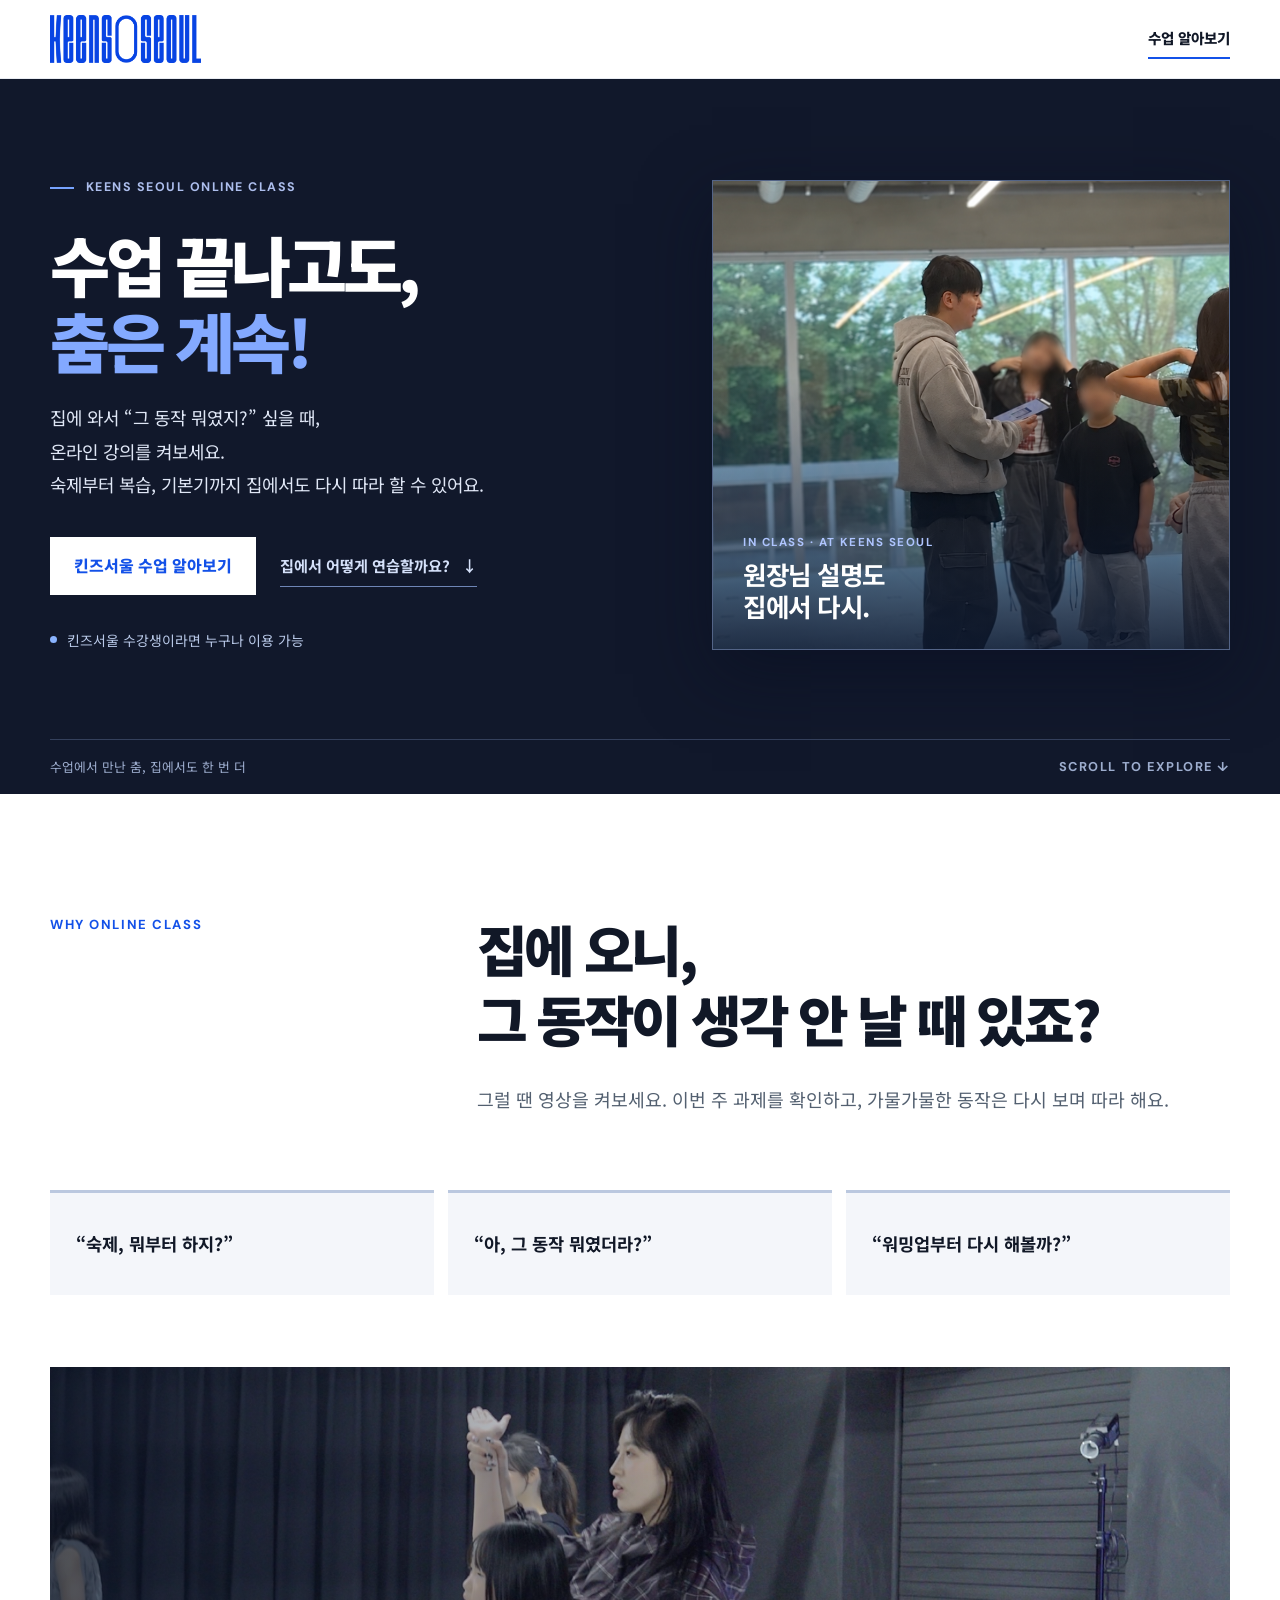
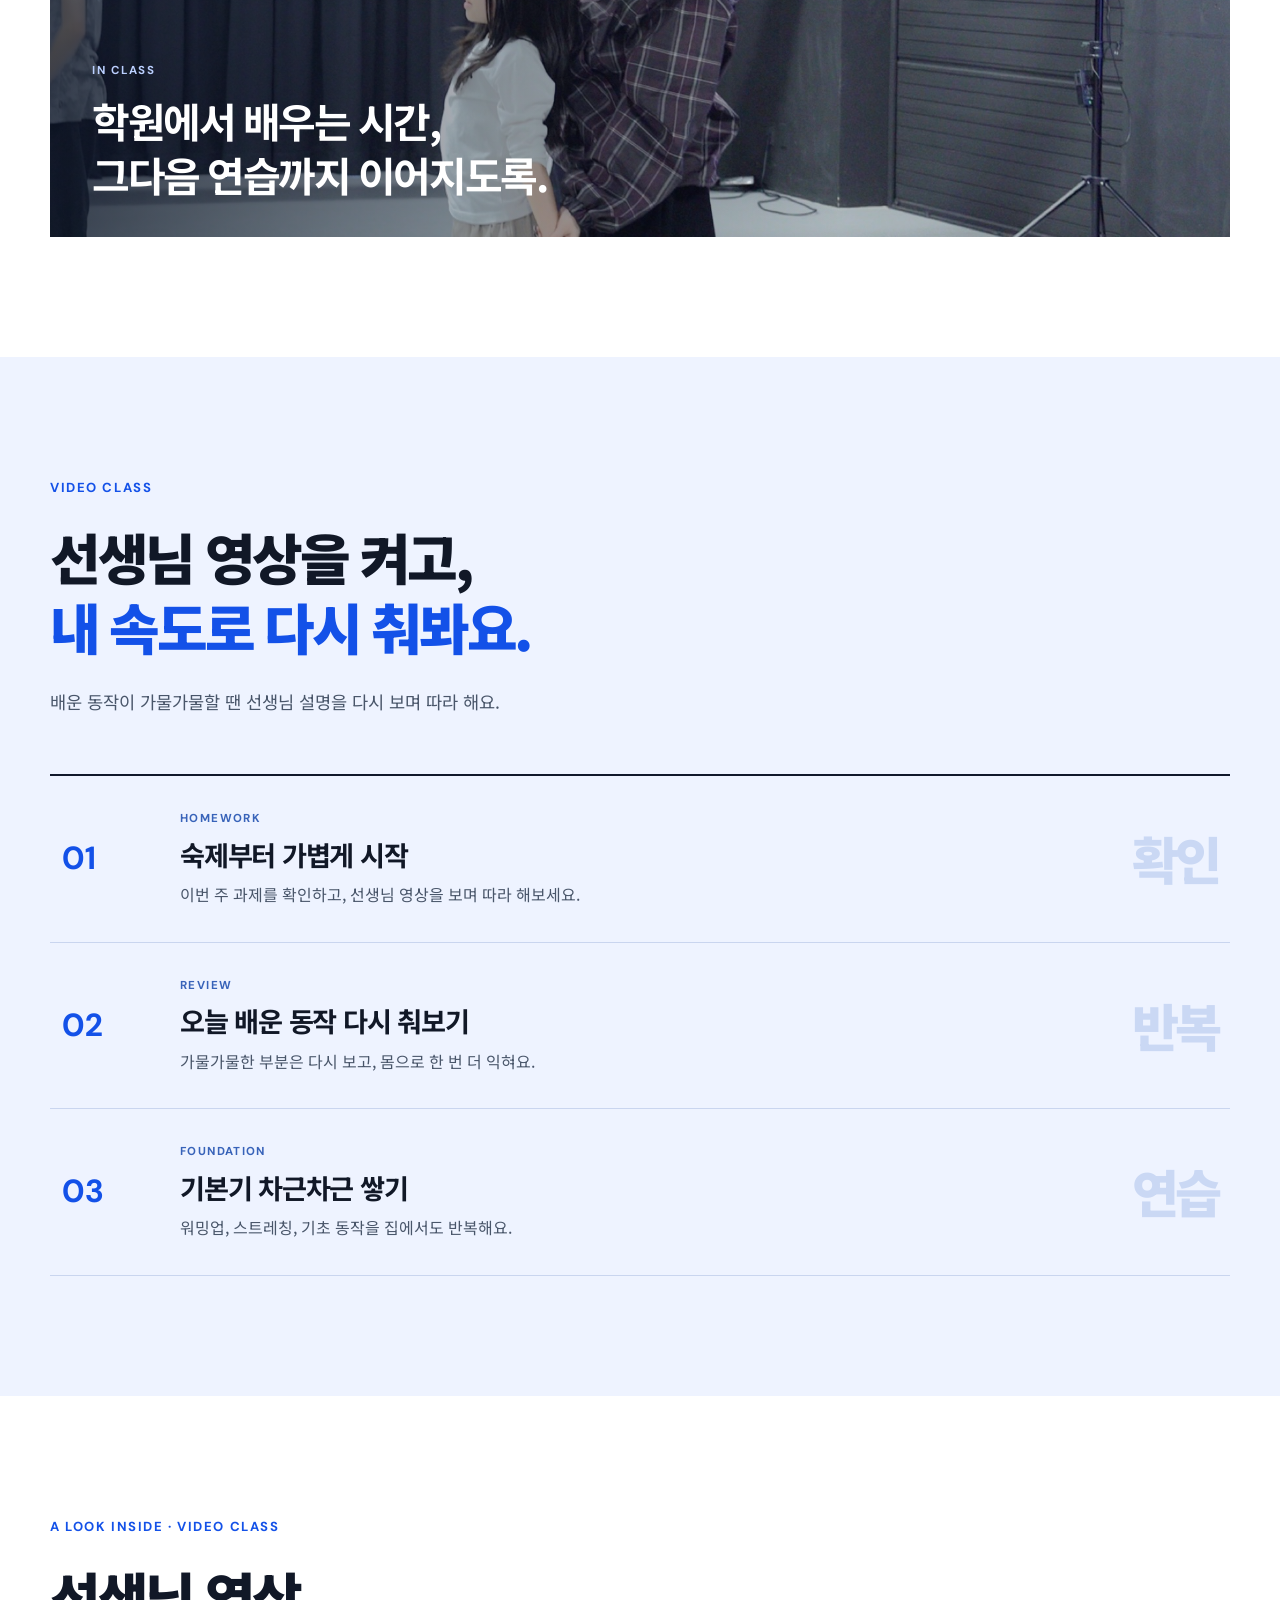
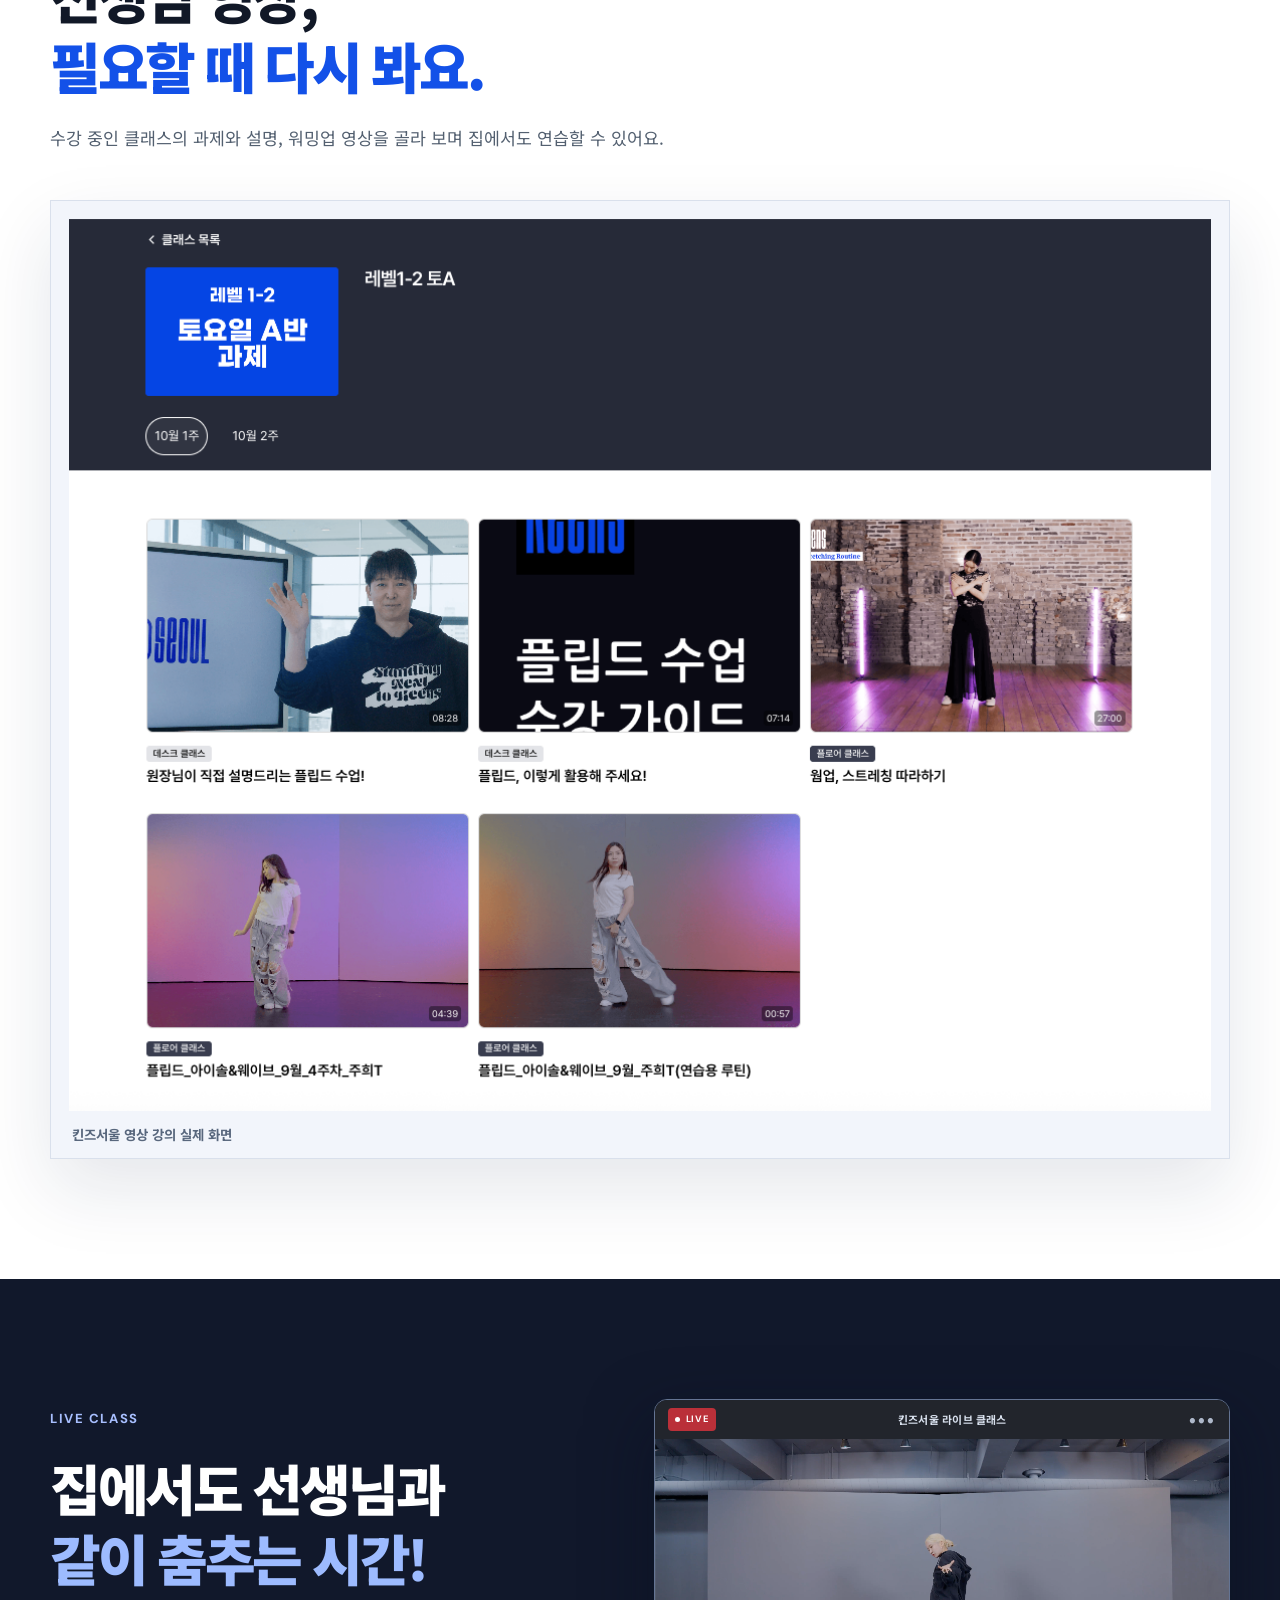
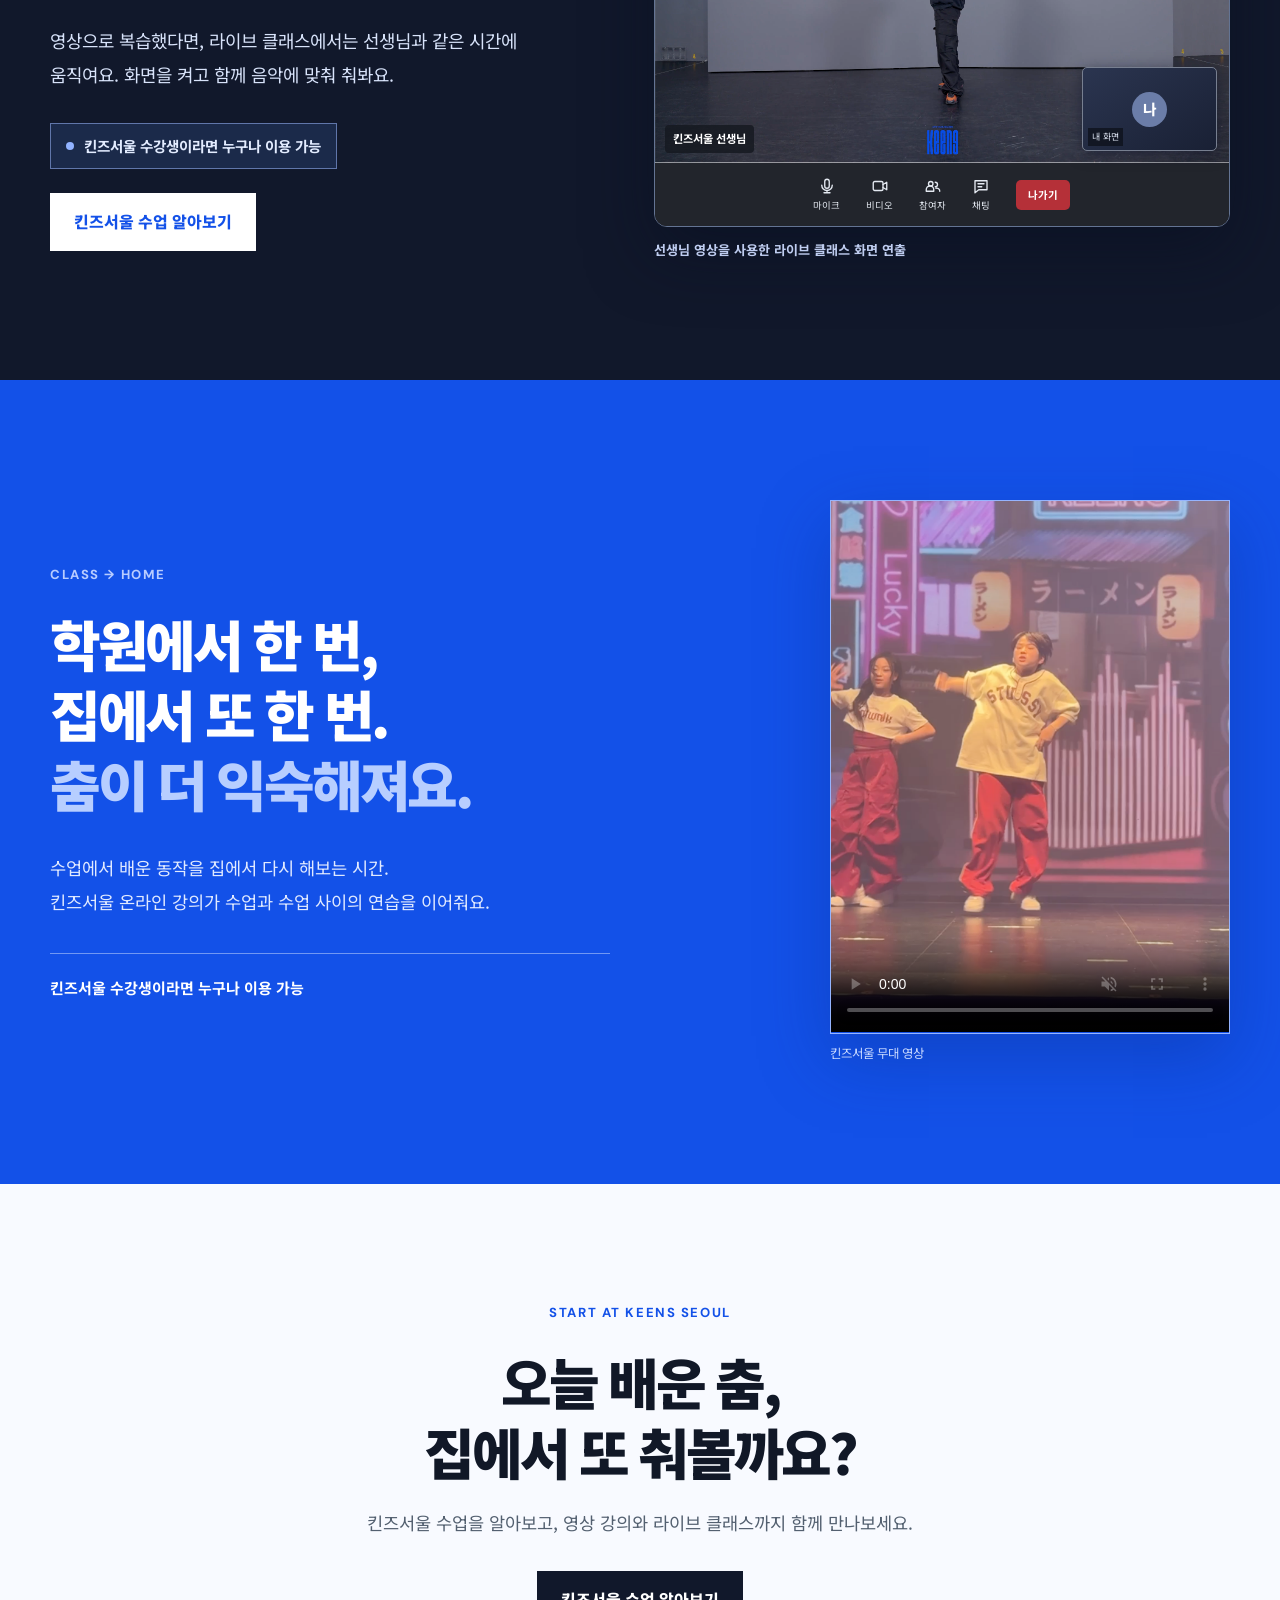
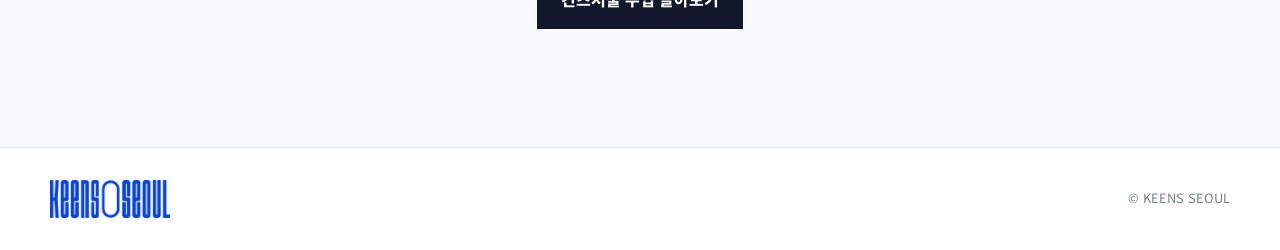
<file: lms/index.html>
<!doctype html>
<html lang="ko">
<head>
  <meta charset="utf-8">
  <meta name="viewport" content="width=device-width, initial-scale=1">
  <meta name="theme-color" content="#11182b">
  <meta name="description" content="오늘 배운 춤, 집에서 또 춰볼까요? 킨즈서울 수강생이라면 누구나 영상 강의로 숙제와 복습, 기본기를 연습하고 라이브 클래스에도 참여할 수 있어요.">
  <title>온라인 강의 | 킨즈서울</title>
  <link rel="icon" type="image/svg+xml" href="data:image/svg+xml,%3Csvg xmlns='http://www.w3.org/2000/svg' viewBox='0 0 64 64'%3E%3Crect width='64' height='64' rx='15' fill='%231351e8'/%3E%3Cpath d='M19 15v34m3-17 23-18M23 32l23 18' fill='none' stroke='white' stroke-width='8' stroke-linecap='square'/%3E%3C/svg%3E">
  <link rel="stylesheet" href="./styles.css">
  <script defer src="./main.js"></script>
</head>
<body>
  <a class="skip" href="#main">본문으로 이동</a>
  <header class="site-header">
    <div class="container header-inner">
      <a class="brand" href="./" aria-label="킨즈서울 온라인 강의 페이지 처음으로"><img src="./keens_seoul.png" alt="KEENS SEOUL"></a>
      <a class="header-link" href="https://keensseoul.channel.io" target="_blank" rel="noopener noreferrer">수업 알아보기</a>
    </div>
  </header>

  <main id="main">
    <section class="hero" aria-labelledby="hero-title">
      <div class="container hero-grid">
        <div class="hero-copy">
          <p class="eyebrow"><span class="eyebrow-line"></span> KEENS SEOUL ONLINE CLASS</p>
          <h1 id="hero-title">수업 끝나고도,<br><em>춤은 계속!</em></h1>
          <p class="hero-description"><span class="copy-line">집에 와서 “그 동작 뭐였지?” 싶을 때,</span><span class="copy-line">온라인 강의를 켜보세요.</span><span class="copy-line">숙제부터 복습, 기본기까지 집에서도 다시 따라 할 수 있어요.</span></p>
          <div class="hero-actions">
            <a class="button button-light" href="https://keensseoul.channel.io" target="_blank" rel="noopener noreferrer">킨즈서울 수업 알아보기</a>
            <a class="text-link" href="#how-it-works">집에서 어떻게 연습할까요? <span aria-hidden="true">↓</span></a>
          </div>
          <p class="eligibility"><span class="eligibility-dot" aria-hidden="true"></span> 킨즈서울 수강생이라면 누구나 이용 가능</p>
        </div>
        <figure class="hero-art hero-media">
          <img src="./assets/hero-classroom-blurred.png" alt="학생 얼굴을 블러 처리한 킨즈서울 수업 현장에서 원장님이 설명하는 모습" fetchpriority="high">
          <figcaption><span>IN CLASS · AT KEENS SEOUL</span><strong>원장님 설명도<br>집에서 다시.</strong></figcaption>
        </figure>
      </div>
      <div class="hero-bottom container"><span>수업에서 만난 춤, 집에서도 한 번 더</span><span>SCROLL TO EXPLORE ↓</span></div>
    </section>

    <section class="intro section" aria-labelledby="intro-title">
      <div class="container intro-grid">
        <p class="section-label">WHY ONLINE CLASS</p>
        <div>
          <h2 id="intro-title">집에 오니,<br>그 동작이 생각 안 날 때 있죠?</h2>
          <p class="intro-lead">그럴 땐 영상을 켜보세요. 이번 주 과제를 확인하고, 가물가물한 동작은 다시 보며 따라 해요.</p>
        </div>
      </div>
      <div class="container thought-grid" aria-label="집에서 연습할 때의 고민">
        <p>“숙제, 뭐부터 하지?”</p>
        <p>“아, 그 동작 뭐였더라?”</p>
        <p>“워밍업부터 다시 해볼까?”</p>
      </div>
      <figure class="container class-scene">
        <img src="./assets/class-coaching.jpg" alt="킨즈서울 수업에서 선생님이 학생의 동작을 도와주는 모습" loading="lazy">
        <figcaption><span>IN CLASS</span><strong>학원에서 배우는 시간,<br>그다음 연습까지 이어지도록.</strong></figcaption>
      </figure>
    </section>

    <section class="practice section" id="how-it-works" aria-labelledby="practice-title">
      <div class="container">
        <div class="section-heading">
          <p class="section-label">VIDEO CLASS</p>
          <h2 id="practice-title">선생님 영상을 켜고,<br><span>내 속도로 다시 춰봐요.</span></h2>
          <p class="practice-lead">배운 동작이 가물가물할 땐 선생님 설명을 다시 보며 따라 해요.</p>
        </div>
        <div class="practice-list">
          <article class="practice-item">
            <div class="practice-number">01</div>
            <div class="practice-content"><p class="practice-kicker">HOMEWORK</p><h3>숙제부터 가볍게 시작</h3><p>이번 주 과제를 확인하고, 선생님 영상을 보며 따라 해보세요.</p></div>
            <div class="practice-mark" aria-hidden="true">확인</div>
          </article>
          <article class="practice-item">
            <div class="practice-number">02</div>
            <div class="practice-content"><p class="practice-kicker">REVIEW</p><h3>오늘 배운 동작 다시 춰보기</h3><p>가물가물한 부분은 다시 보고, 몸으로 한 번 더 익혀요.</p></div>
            <div class="practice-mark" aria-hidden="true">반복</div>
          </article>
          <article class="practice-item">
            <div class="practice-number">03</div>
            <div class="practice-content"><p class="practice-kicker">FOUNDATION</p><h3>기본기 차근차근 쌓기</h3><p>워밍업, 스트레칭, 기초 동작을 집에서도 반복해요.</p></div>
            <div class="practice-mark" aria-hidden="true">연습</div>
          </article>
        </div>
      </div>
    </section>

    <section class="lms-proof section" aria-labelledby="lms-proof-title">
      <div class="container">
        <div class="proof-heading"><p class="section-label">A LOOK INSIDE · VIDEO CLASS</p><h2 id="lms-proof-title">선생님 영상,<br><span>필요할 때 다시 봐요.</span></h2><p>수강 중인 클래스의 과제와 설명, 워밍업 영상을 골라 보며 집에서도 연습할 수 있어요.</p></div>
        <figure class="proof-screen"><div class="proof-screen-viewport"><img src="./assets/lms-overview.png" alt="과제, 수업 설명, 워밍업과 스트레칭 영상이 끝까지 보이는 킨즈서울 온라인 강의 목록" loading="lazy"></div><figcaption>킨즈서울 영상 강의 실제 화면</figcaption></figure>
      </div>
    </section>

    <section class="live-class section" aria-labelledby="live-title">
      <div class="container live-grid">
        <div class="live-copy">
          <p class="section-label">LIVE CLASS</p>
          <h2 id="live-title">집에서도 선생님과<br><span>같이 춤추는 시간!</span></h2>
          <p class="live-lead">영상으로 복습했다면, 라이브 클래스에서는 선생님과 같은 시간에 움직여요. 화면을 켜고 함께 음악에 맞춰 춰봐요.</p>
          <p class="live-access"><span aria-hidden="true"></span>킨즈서울 수강생이라면 누구나 이용 가능</p>
          <a class="button button-light live-button" href="https://keensseoul.channel.io" target="_blank" rel="noopener noreferrer">킨즈서울 수업 알아보기</a>
        </div>
        <figure class="live-visual">
          <div class="meeting-window" role="img" aria-label="선생님 영상을 화상 수업 화면으로 연출한 이미지">
            <div class="meeting-topbar" aria-hidden="true"><span class="meeting-live"><span></span> LIVE</span><span class="meeting-title">킨즈서울 라이브 클래스</span><span class="meeting-menu">•••</span></div>
            <div class="meeting-stage">
              <img src="./assets/live-class-teacher.png" alt="" loading="lazy">
              <span class="meeting-speaker">킨즈서울 선생님</span>
              <div class="meeting-self-view" aria-hidden="true"><span class="meeting-self-avatar">나</span><span class="meeting-self-label">내 화면</span></div>
            </div>
            <div class="meeting-toolbar" aria-hidden="true">
              <span class="meeting-tool"><svg viewBox="0 0 24 24" fill="none"><rect x="9" y="3" width="6" height="12" rx="3"/><path d="M5 11a7 7 0 0 0 14 0M12 18v3m-4 0h8"/></svg><small>마이크</small></span>
              <span class="meeting-tool"><svg viewBox="0 0 24 24" fill="none"><rect x="3" y="6" width="13" height="12" rx="2"/><path d="m16 10 5-3v10l-5-3"/></svg><small>비디오</small></span>
              <span class="meeting-tool"><svg viewBox="0 0 24 24" fill="none"><circle cx="9" cy="9" r="3"/><path d="M3 19v-2a5 5 0 0 1 10 0v2H3Zm12-12a3 3 0 0 1 0 6m1 2a4 4 0 0 1 5 4"/></svg><small>참여자</small></span>
              <span class="meeting-tool"><svg viewBox="0 0 24 24" fill="none"><path d="M4 5h16v12H9l-5 4V5Z"/><path d="M8 9h8m-8 4h5"/></svg><small>채팅</small></span>
              <span class="meeting-leave">나가기</span>
            </div>
          </div>
          <figcaption>선생님 영상을 사용한 라이브 클래스 화면 연출</figcaption>
        </figure>
      </div>
    </section>

    <section class="continuity section" aria-labelledby="continuity-title">
      <div class="container continuity-grid">
        <div class="continuity-copy"><p class="section-label">CLASS → HOME</p><h2 id="continuity-title">학원에서 한 번,<br>집에서 또 한 번.<br><span>춤이 더 익숙해져요.</span></h2><div class="continuity-body"><p><span class="copy-line">수업에서 배운 동작을 집에서 다시 해보는 시간.</span><span class="copy-line">킨즈서울 온라인 강의가 수업과 수업 사이의 연습을 이어줘요.</span></p><div class="continuity-rule"></div><p class="continuity-note">킨즈서울 수강생이라면 누구나 이용 가능</p></div></div>
        <figure class="continuity-media"><video autoplay muted loop playsinline controls preload="metadata" poster="./assets/stage-poster.png" aria-label="킨즈서울 무대에서 춤추는 학생들의 짧은 영상"><source src="./assets/stage-clip.m4v" type="video/mp4">브라우저에서 영상을 재생할 수 없습니다.</video><figcaption>킨즈서울 무대 영상</figcaption></figure>
      </div>
    </section>

    <section class="final-cta" aria-labelledby="final-title">
      <div class="container final-inner">
        <p class="section-label">START AT KEENS SEOUL</p>
        <h2 id="final-title">오늘 배운 춤,<br>집에서 또 춰볼까요?</h2>
        <p>킨즈서울 수업을 알아보고, 영상 강의와 라이브 클래스까지 함께 만나보세요.</p>
        <a class="button button-dark" href="https://keensseoul.channel.io" target="_blank" rel="noopener noreferrer">킨즈서울 수업 알아보기</a>
      </div>
    </section>
  </main>

  <footer class="site-footer"><div class="container footer-inner"><img src="./keens_seoul.png" alt="KEENS SEOUL"><p>© KEENS SEOUL</p></div></footer>
</body>
</html>
</file>
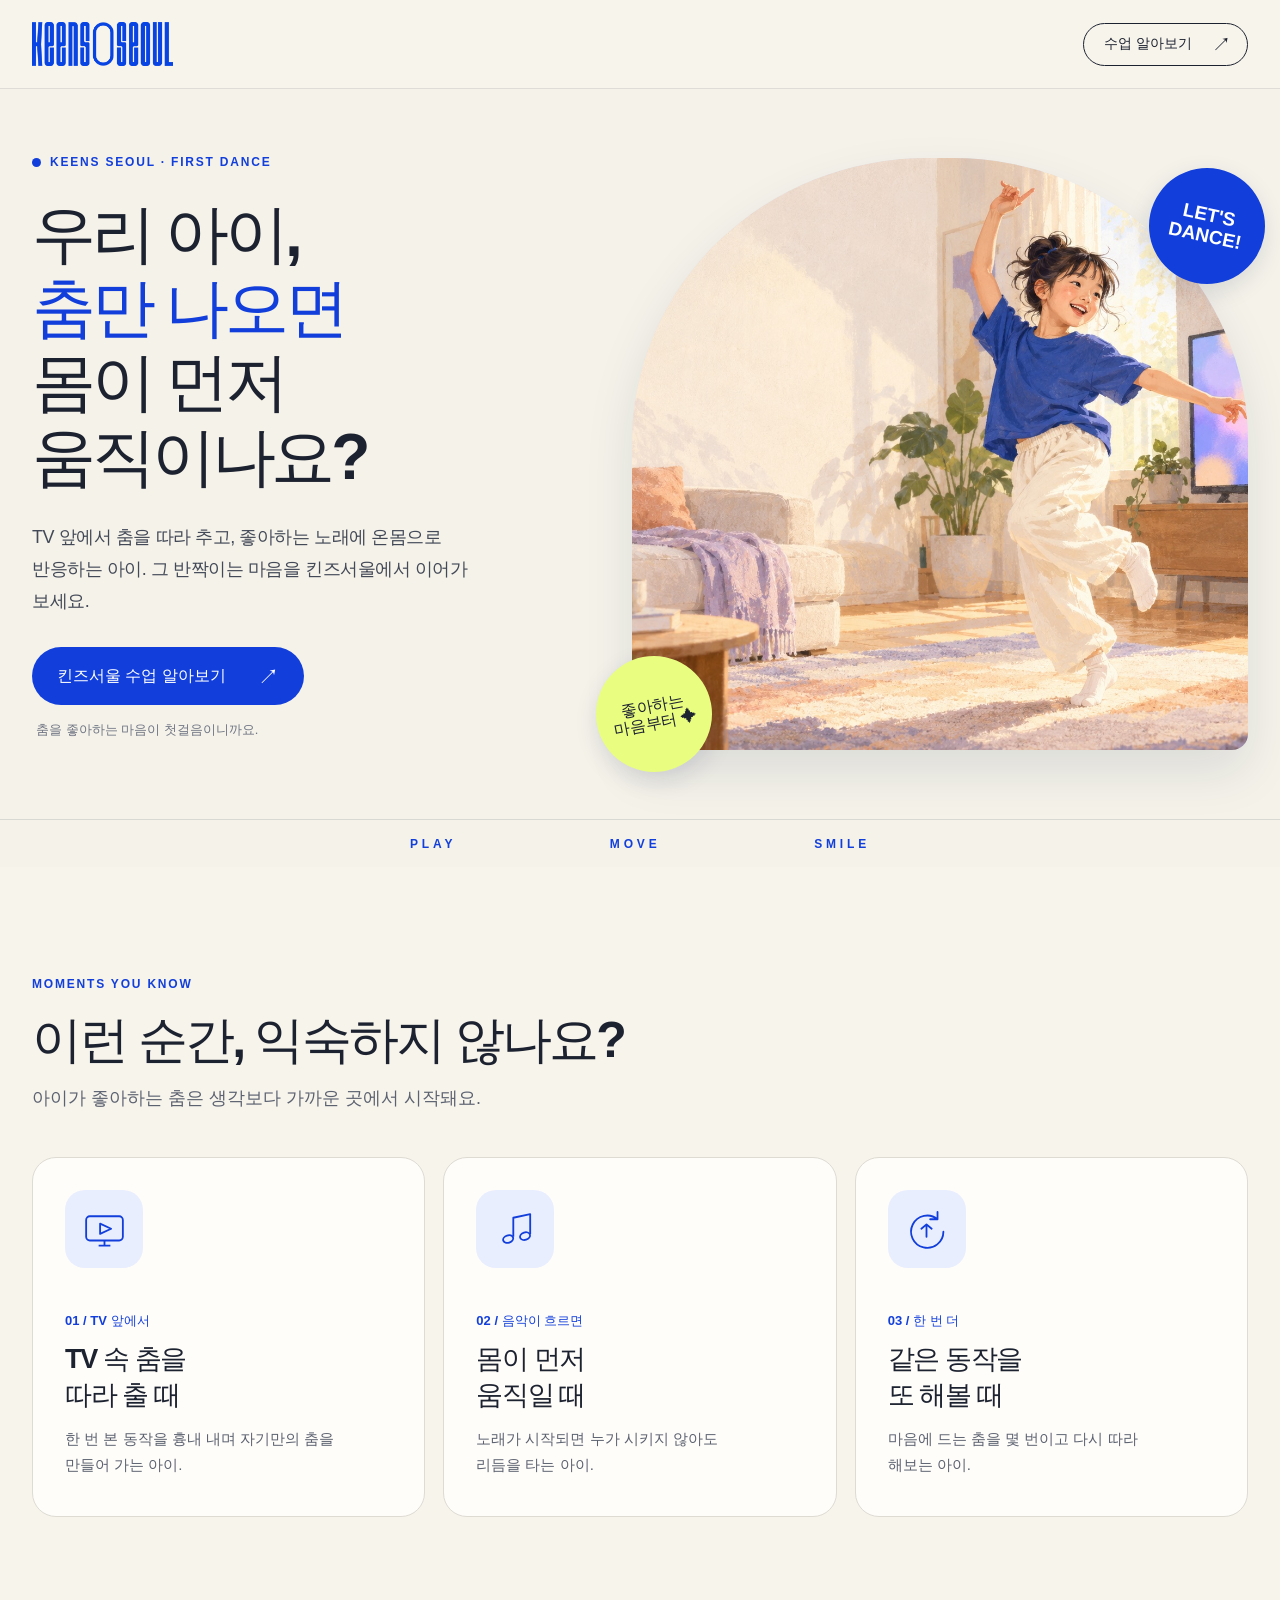
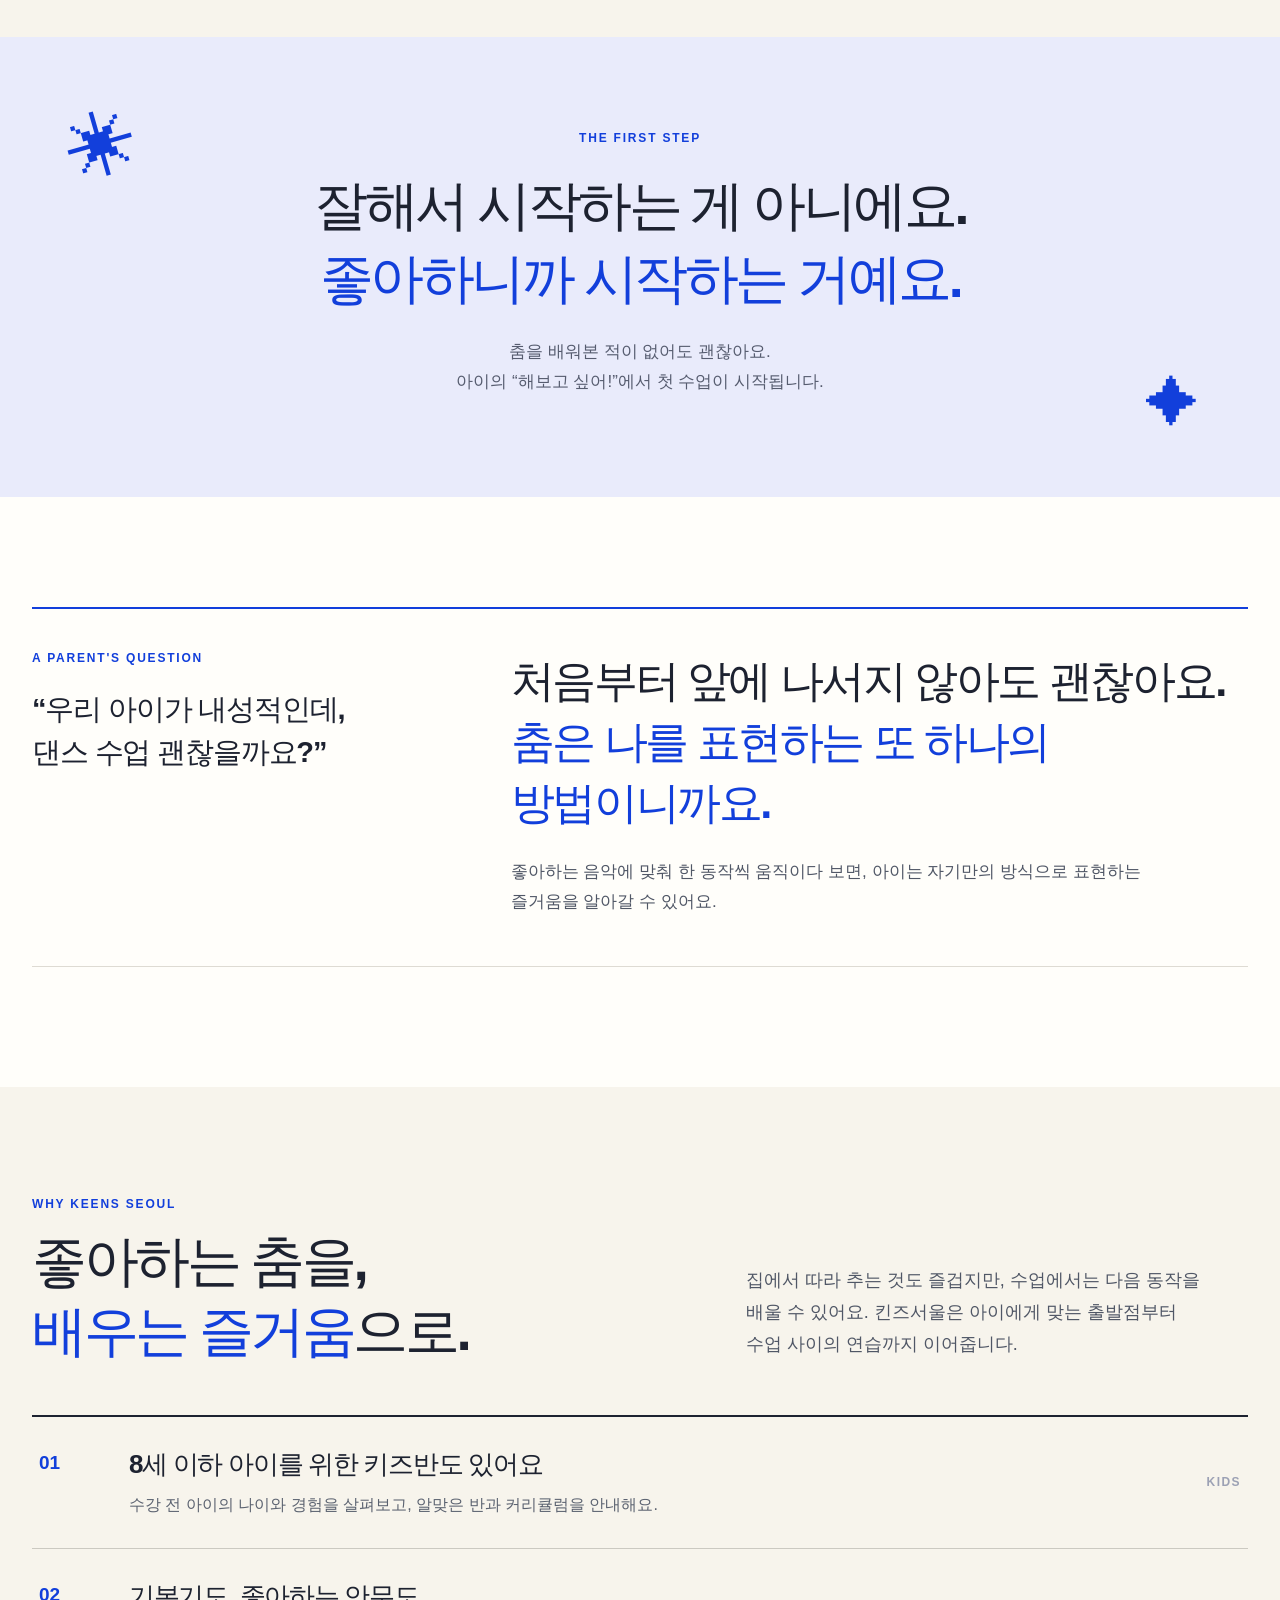
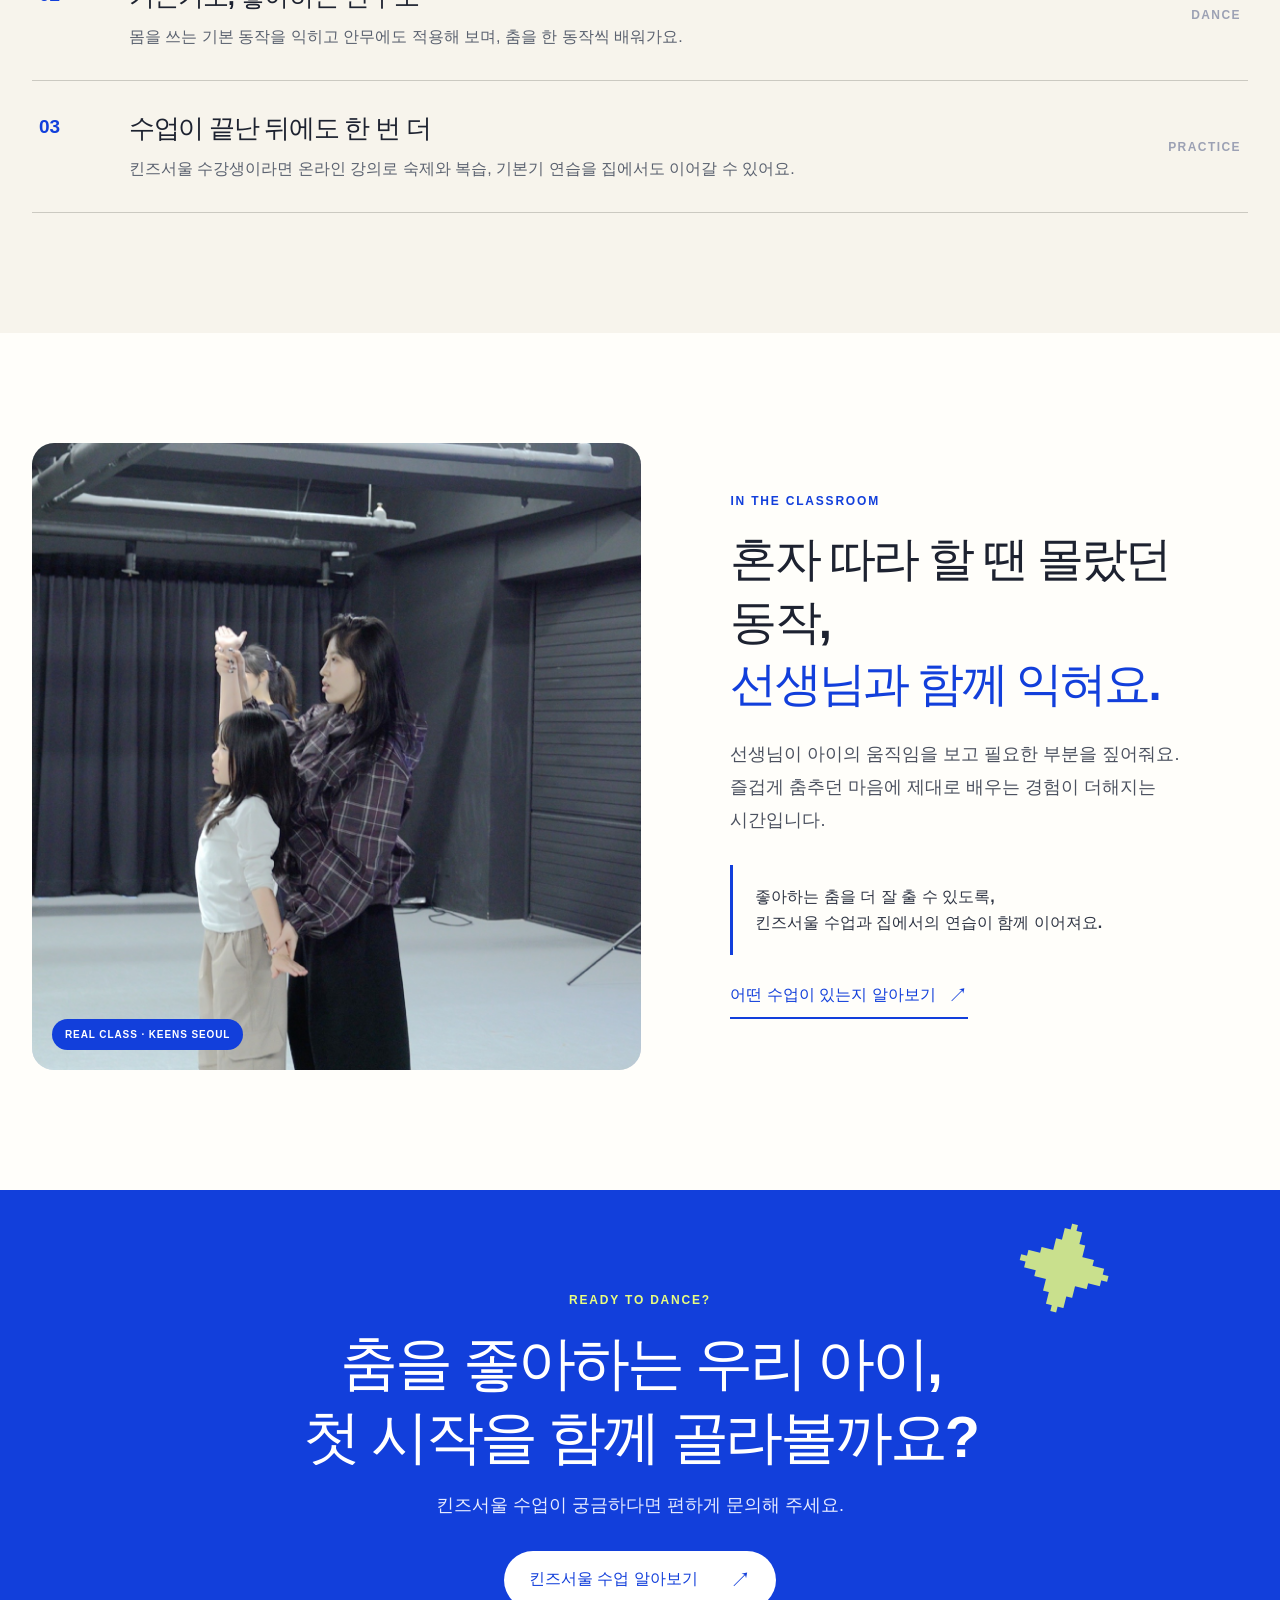
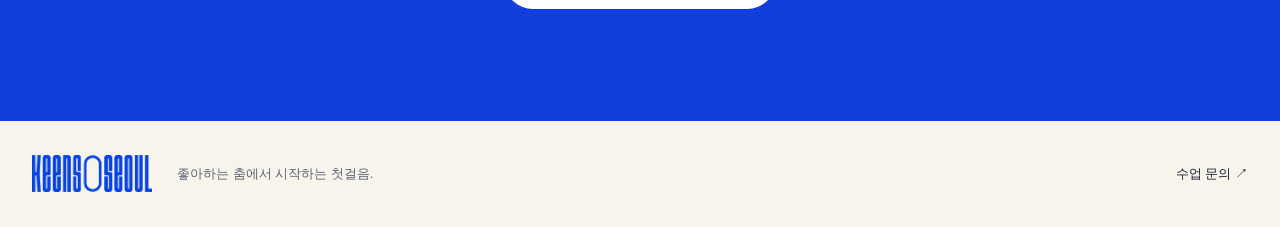
<file: newbie/index.html>
<!doctype html>
<html lang="ko">
  <head>
    <meta charset="UTF-8" />
    <meta name="viewport" content="width=device-width, initial-scale=1.0" />
    <meta name="theme-color" content="#f7f4ec" />
    <meta name="description" content="TV 앞에서 춤을 따라 추고, 음악만 나오면 몸이 먼저 움직이는 우리 아이. 좋아하는 마음에서 시작하는 첫 댄스 수업, 킨즈서울을 만나보세요." />
    <meta property="og:type" content="website" />
    <meta property="og:title" content="춤이 좋은 우리 아이의 첫 시작 | 킨즈서울" />
    <meta property="og:description" content="우리 아이가 즐겨 하는 춤, 이제 킨즈서울에서 이어가 볼까요?" />
    <meta property="og:url" content="https://jungcela.github.io/keens/newbie/" />
    <meta property="og:image" content="https://jungcela.github.io/keens/newbie/assets/hero-dance.jpg" />
    <title>춤이 좋은 우리 아이의 첫 시작 | 킨즈서울</title>
    <link rel="canonical" href="https://jungcela.github.io/keens/newbie/" />
    <link rel="icon" href="assets/keens-seoul.png" type="image/png" />
    <link rel="preload" as="image" href="assets/hero-dance.jpg" />
    <link rel="stylesheet" href="styles.css" />
  </head>
  <body>
    <a class="skip-link" href="#main">본문으로 바로가기</a>
    <header class="site-header">
      <div class="shell header-inner">
        <a class="brand" href="#top" aria-label="킨즈서울 페이지 맨 위로">
          <img src="assets/keens-seoul.png" alt="KEENS SEOUL" width="140" height="44" />
        </a>
        <a class="header-cta" href="https://keensseoul.channel.io" target="_blank" rel="noopener noreferrer">수업 알아보기 <span aria-hidden="true">↗</span></a>
      </div>
    </header>

    <main id="main">
      <section class="hero" id="top" aria-labelledby="hero-title">
        <div class="shell hero-grid">
          <div class="hero-copy">
            <p class="eyebrow"><span class="eyebrow-mark" aria-hidden="true"></span> KEENS SEOUL · FIRST DANCE</p>
            <h1 id="hero-title">우리 아이,<br /><em>춤만 나오면</em><br />몸이 먼저 움직이나요?</h1>
            <p class="hero-description">TV 앞에서 춤을 따라 추고, 좋아하는 노래에 온몸으로 반응하는 아이. 그 반짝이는 마음을 킨즈서울에서 이어가 보세요.</p>
            <a class="button button-primary" href="https://keensseoul.channel.io" target="_blank" rel="noopener noreferrer">킨즈서울 수업 알아보기 <span aria-hidden="true">↗</span></a>
            <p class="hero-note">춤을 좋아하는 마음이 첫걸음이니까요.</p>
          </div>
          <div class="hero-art">
            <div class="hero-image-wrap">
              <img src="assets/hero-dance.jpg" alt="거실에서 음악에 맞춰 즐겁게 춤추는 아이를 그린 일러스트" width="1448" height="1086" fetchpriority="high" />
            </div>
            <div class="art-sticker art-sticker-top" aria-hidden="true">LET'S<br />DANCE!</div>
            <div class="art-sticker art-sticker-bottom" aria-hidden="true">좋아하는<br />마음부터 ✦</div>
          </div>
        </div>
        <div class="hero-bottom-line" aria-hidden="true"><span>PLAY</span><span>MOVE</span><span>SMILE</span></div>
      </section>

      <section class="moments section-space" aria-labelledby="moments-title">
        <div class="shell">
          <div class="section-heading">
            <p class="section-label">MOMENTS YOU KNOW</p>
            <h2 id="moments-title">이런 순간, 익숙하지 않나요?</h2>
            <p>아이가 좋아하는 춤은 생각보다 가까운 곳에서 시작돼요.</p>
          </div>
          <div class="moment-grid">
            <article class="moment-card">
              <div class="moment-icon" aria-hidden="true">
                <svg viewBox="0 0 64 64" fill="none"><rect x="7" y="14" width="50" height="33" rx="5" stroke="currentColor" stroke-width="2.5"/><path d="M24 54h16M32 47v7M26 24l15 7-15 7V24Z" stroke="currentColor" stroke-width="2.5" stroke-linejoin="round"/></svg>
              </div>
              <span class="moment-num">01 / TV 앞에서</span>
              <h3>TV 속 춤을<br />따라 출 때</h3>
              <p>한 번 본 동작을 흉내 내며 자기만의 춤을 만들어 가는 아이.</p>
            </article>
            <article class="moment-card">
              <div class="moment-icon" aria-hidden="true">
                <svg viewBox="0 0 64 64" fill="none"><path d="M29 42V16l23-5v27" stroke="currentColor" stroke-width="2.5" stroke-linejoin="round"/><ellipse cx="22" cy="45" rx="7" ry="5" transform="rotate(-18 22 45)" stroke="currentColor" stroke-width="2.5"/><ellipse cx="45" cy="41" rx="7" ry="5" transform="rotate(-18 45 41)" stroke="currentColor" stroke-width="2.5"/></svg>
              </div>
              <span class="moment-num">02 / 음악이 흐르면</span>
              <h3>몸이 먼저<br />움직일 때</h3>
              <p>노래가 시작되면 누가 시키지 않아도 리듬을 타는 아이.</p>
            </article>
            <article class="moment-card">
              <div class="moment-icon" aria-hidden="true">
                <svg viewBox="0 0 64 64" fill="none"><path d="M47 18a22 22 0 1 0 8 17M47 18V8m0 10H37" stroke="currentColor" stroke-width="2.5" stroke-linecap="round" stroke-linejoin="round"/><path d="m25 31 7-6 7 6M32 25v17" stroke="currentColor" stroke-width="2.5" stroke-linecap="round" stroke-linejoin="round"/></svg>
              </div>
              <span class="moment-num">03 / 한 번 더</span>
              <h3>같은 동작을<br />또 해볼 때</h3>
              <p>마음에 드는 춤을 몇 번이고 다시 따라 해보는 아이.</p>
            </article>
          </div>
        </div>
      </section>

      <section class="bridge" aria-labelledby="bridge-title">
        <div class="shell bridge-inner">
          <span class="bridge-spark bridge-spark-one" aria-hidden="true">✳</span>
          <p class="section-label">THE FIRST STEP</p>
          <h2 id="bridge-title">잘해서 시작하는 게 아니에요.<br /><strong>좋아하니까 시작하는 거예요.</strong></h2>
          <p>춤을 배워본 적이 없어도 괜찮아요.<br />아이의 “해보고 싶어!”에서 첫 수업이 시작됩니다.</p>
          <span class="bridge-spark bridge-spark-two" aria-hidden="true">✦</span>
        </div>
      </section>

      <section class="expression section-space" aria-labelledby="expression-title">
        <div class="shell expression-grid">
          <div class="expression-question">
            <p class="section-label">A PARENT'S QUESTION</p>
            <p>“우리 아이가 내성적인데,<br />댄스 수업 괜찮을까요?”</p>
          </div>
          <div class="expression-answer">
            <h2 id="expression-title">처음부터 앞에 나서지 않아도 괜찮아요.<br /><em>춤은 나를 표현하는 또 하나의 방법이니까요.</em></h2>
            <p>좋아하는 음악에 맞춰 한 동작씩 움직이다 보면, 아이는 자기만의 방식으로 표현하는 즐거움을 알아갈 수 있어요.</p>
          </div>
        </div>
      </section>

      <section class="reasons section-space" aria-labelledby="reasons-title">
        <div class="shell">
          <div class="reasons-intro">
            <div>
              <p class="section-label">WHY KEENS SEOUL</p>
              <h2 id="reasons-title">좋아하는 춤을,<br /><em>배우는 즐거움</em>으로.</h2>
            </div>
            <p>집에서 따라 추는 것도 즐겁지만, 수업에서는 다음 동작을 배울 수 있어요. 킨즈서울은 아이에게 맞는 출발점부터 수업 사이의 연습까지 이어줍니다.</p>
          </div>
          <div class="reason-list">
            <article class="reason-row">
              <span class="reason-number">01</span>
              <div>
                <h3>8세 이하 아이를 위한 키즈반도 있어요</h3>
                <p>수강 전 아이의 나이와 경험을 살펴보고, 알맞은 반과 커리큘럼을 안내해요.</p>
              </div>
              <span class="reason-keyword">KIDS</span>
            </article>
            <article class="reason-row">
              <span class="reason-number">02</span>
              <div>
                <h3>기본기도, 좋아하는 안무도</h3>
                <p>몸을 쓰는 기본 동작을 익히고 안무에도 적용해 보며, 춤을 한 동작씩 배워가요.</p>
              </div>
              <span class="reason-keyword">DANCE</span>
            </article>
            <article class="reason-row">
              <span class="reason-number">03</span>
              <div>
                <h3>수업이 끝난 뒤에도 한 번 더</h3>
                <p>킨즈서울 수강생이라면 온라인 강의로 숙제와 복습, 기본기 연습을 집에서도 이어갈 수 있어요.</p>
              </div>
              <span class="reason-keyword">PRACTICE</span>
            </article>
          </div>
        </div>
      </section>

      <section class="class-section section-space" aria-labelledby="class-title">
        <div class="shell class-grid">
          <div class="class-image-wrap">
            <img src="assets/class-coaching.jpg" alt="킨즈서울 수업에서 선생님이 아이의 춤 동작을 함께 연습하는 모습" width="1800" height="1536" loading="lazy" />
            <span class="photo-label">REAL CLASS · KEENS SEOUL</span>
          </div>
          <div class="class-copy">
            <p class="section-label">IN THE CLASSROOM</p>
            <h2 id="class-title">혼자 따라 할 땐 몰랐던 동작,<br /><em>선생님과 함께 익혀요.</em></h2>
            <p>선생님이 아이의 움직임을 보고 필요한 부분을 짚어줘요. 즐겁게 춤추던 마음에 제대로 배우는 경험이 더해지는 시간입니다.</p>
            <div class="class-quote">좋아하는 춤을 더 잘 출 수 있도록,<br />킨즈서울 수업과 집에서의 연습이 함께 이어져요.</div>
            <a class="text-link" href="https://keensseoul.channel.io" target="_blank" rel="noopener noreferrer">어떤 수업이 있는지 알아보기 <span aria-hidden="true">↗</span></a>
          </div>
        </div>
      </section>

      <section class="final-cta" aria-labelledby="final-title">
        <div class="shell final-inner">
          <div class="final-star" aria-hidden="true">✦</div>
          <p class="section-label">READY TO DANCE?</p>
          <h2 id="final-title">춤을 좋아하는 우리 아이,<br />첫 시작을 함께 골라볼까요?</h2>
          <p>킨즈서울 수업이 궁금하다면 편하게 문의해 주세요.</p>
          <a class="button button-light" href="https://keensseoul.channel.io" target="_blank" rel="noopener noreferrer">킨즈서울 수업 알아보기 <span aria-hidden="true">↗</span></a>
        </div>
      </section>
    </main>

    <footer class="site-footer">
      <div class="shell footer-inner">
        <img src="assets/keens-seoul.png" alt="KEENS SEOUL" width="120" height="38" loading="lazy" />
        <span>좋아하는 춤에서 시작하는 첫걸음.</span>
        <a href="https://keensseoul.channel.io" target="_blank" rel="noopener noreferrer">수업 문의 ↗</a>
      </div>
    </footer>
  </body>
</html>
</file>
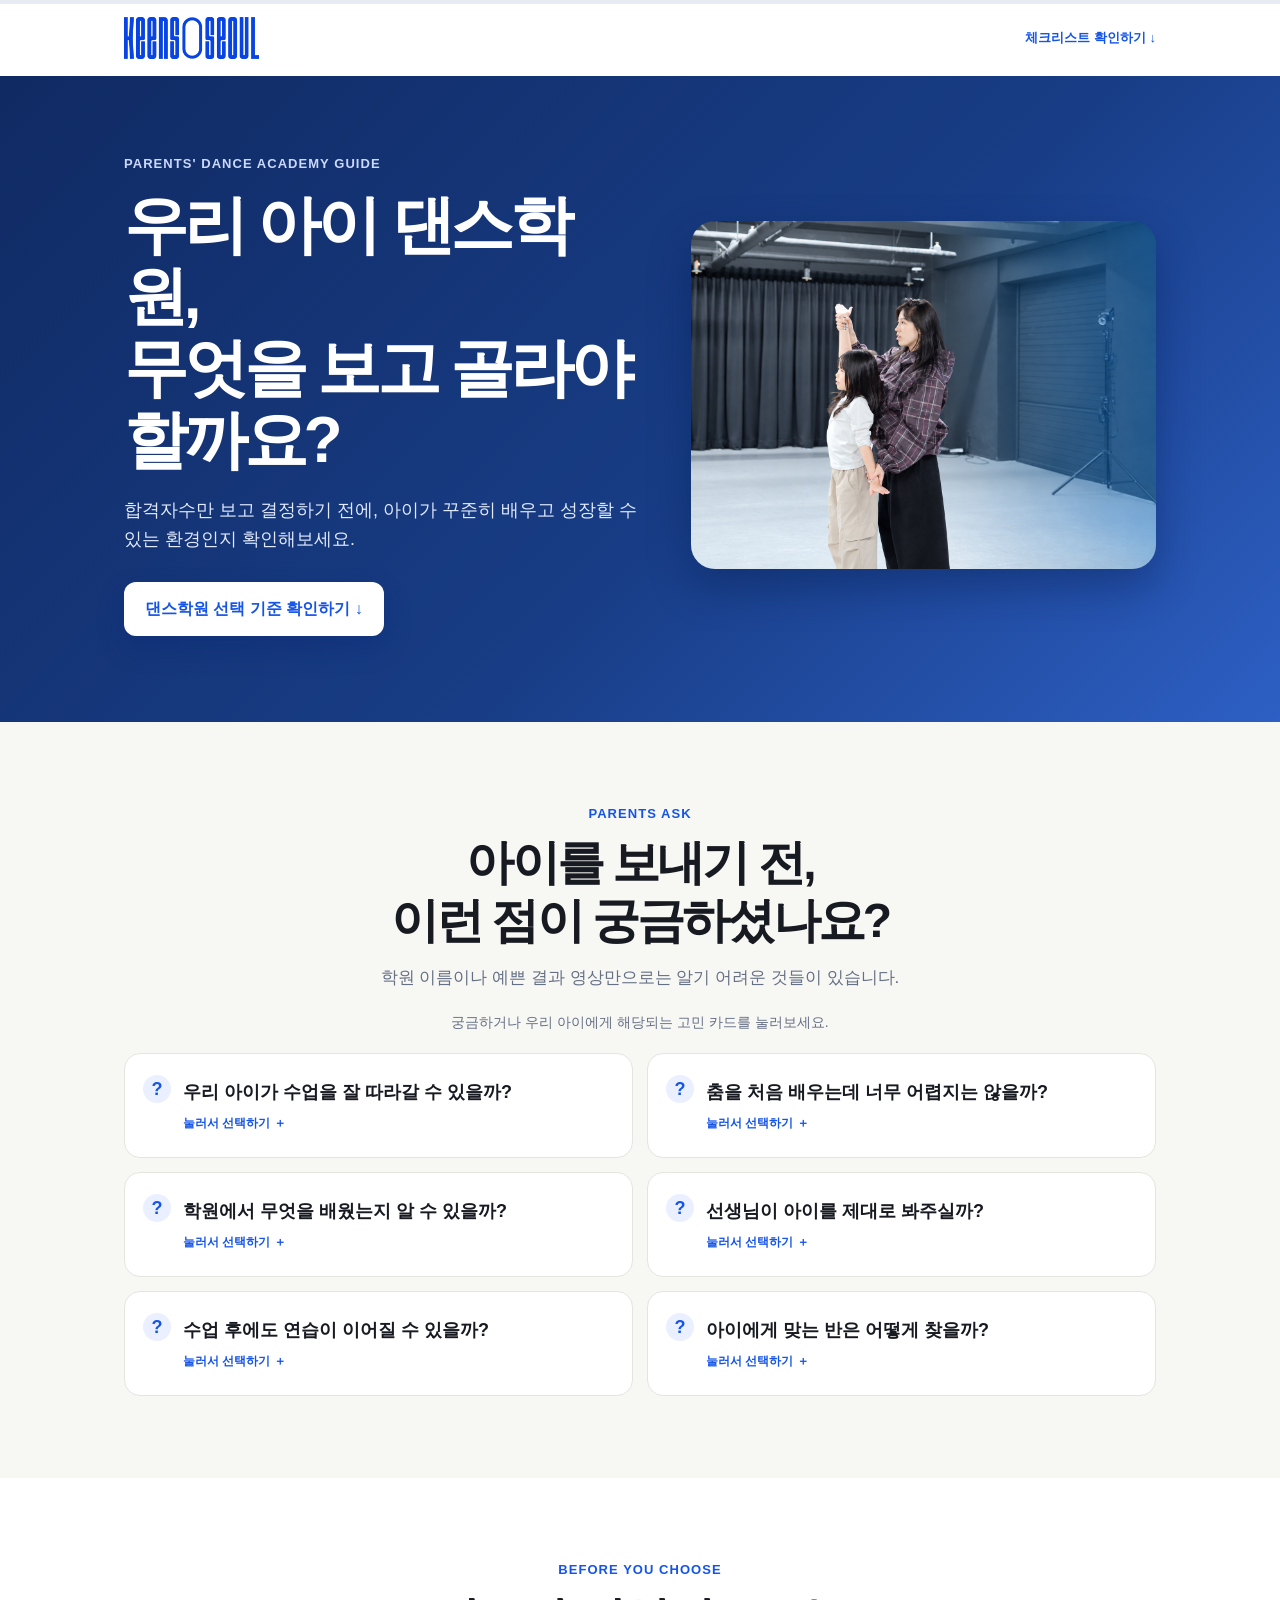
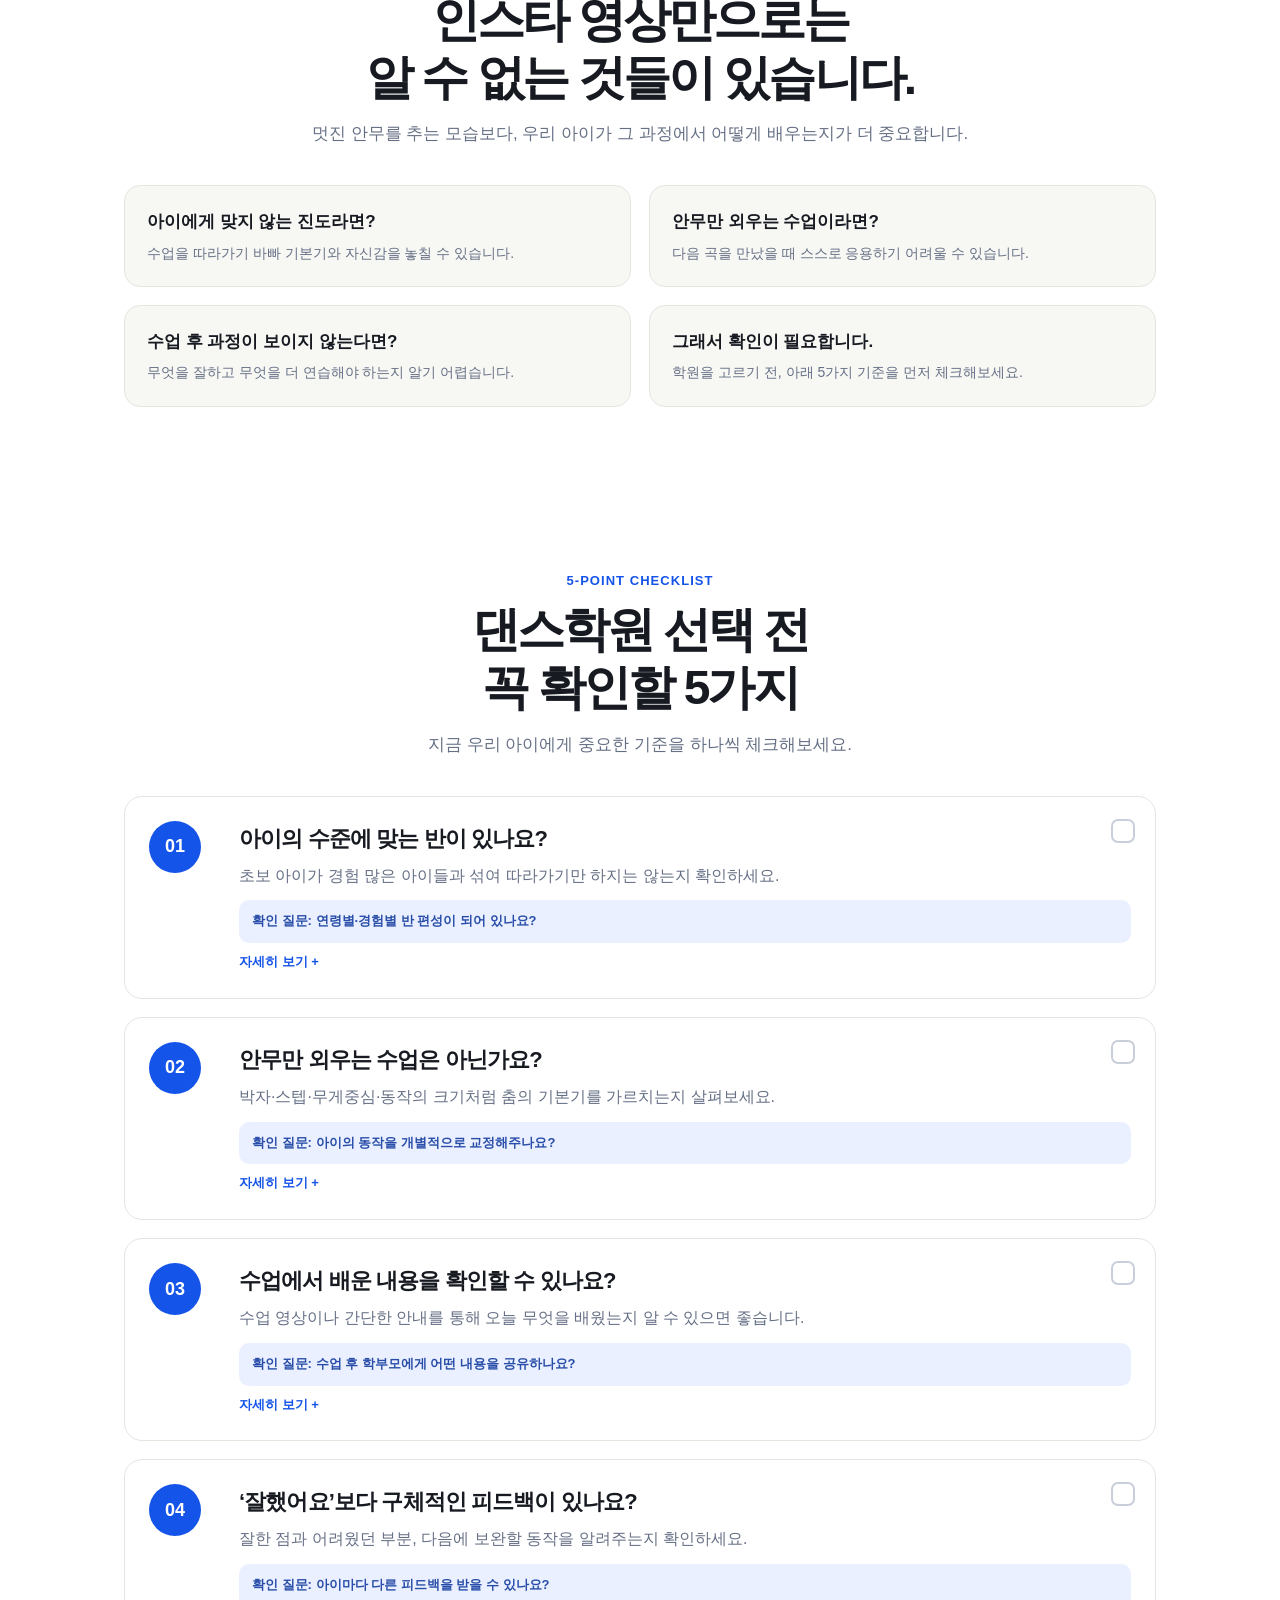
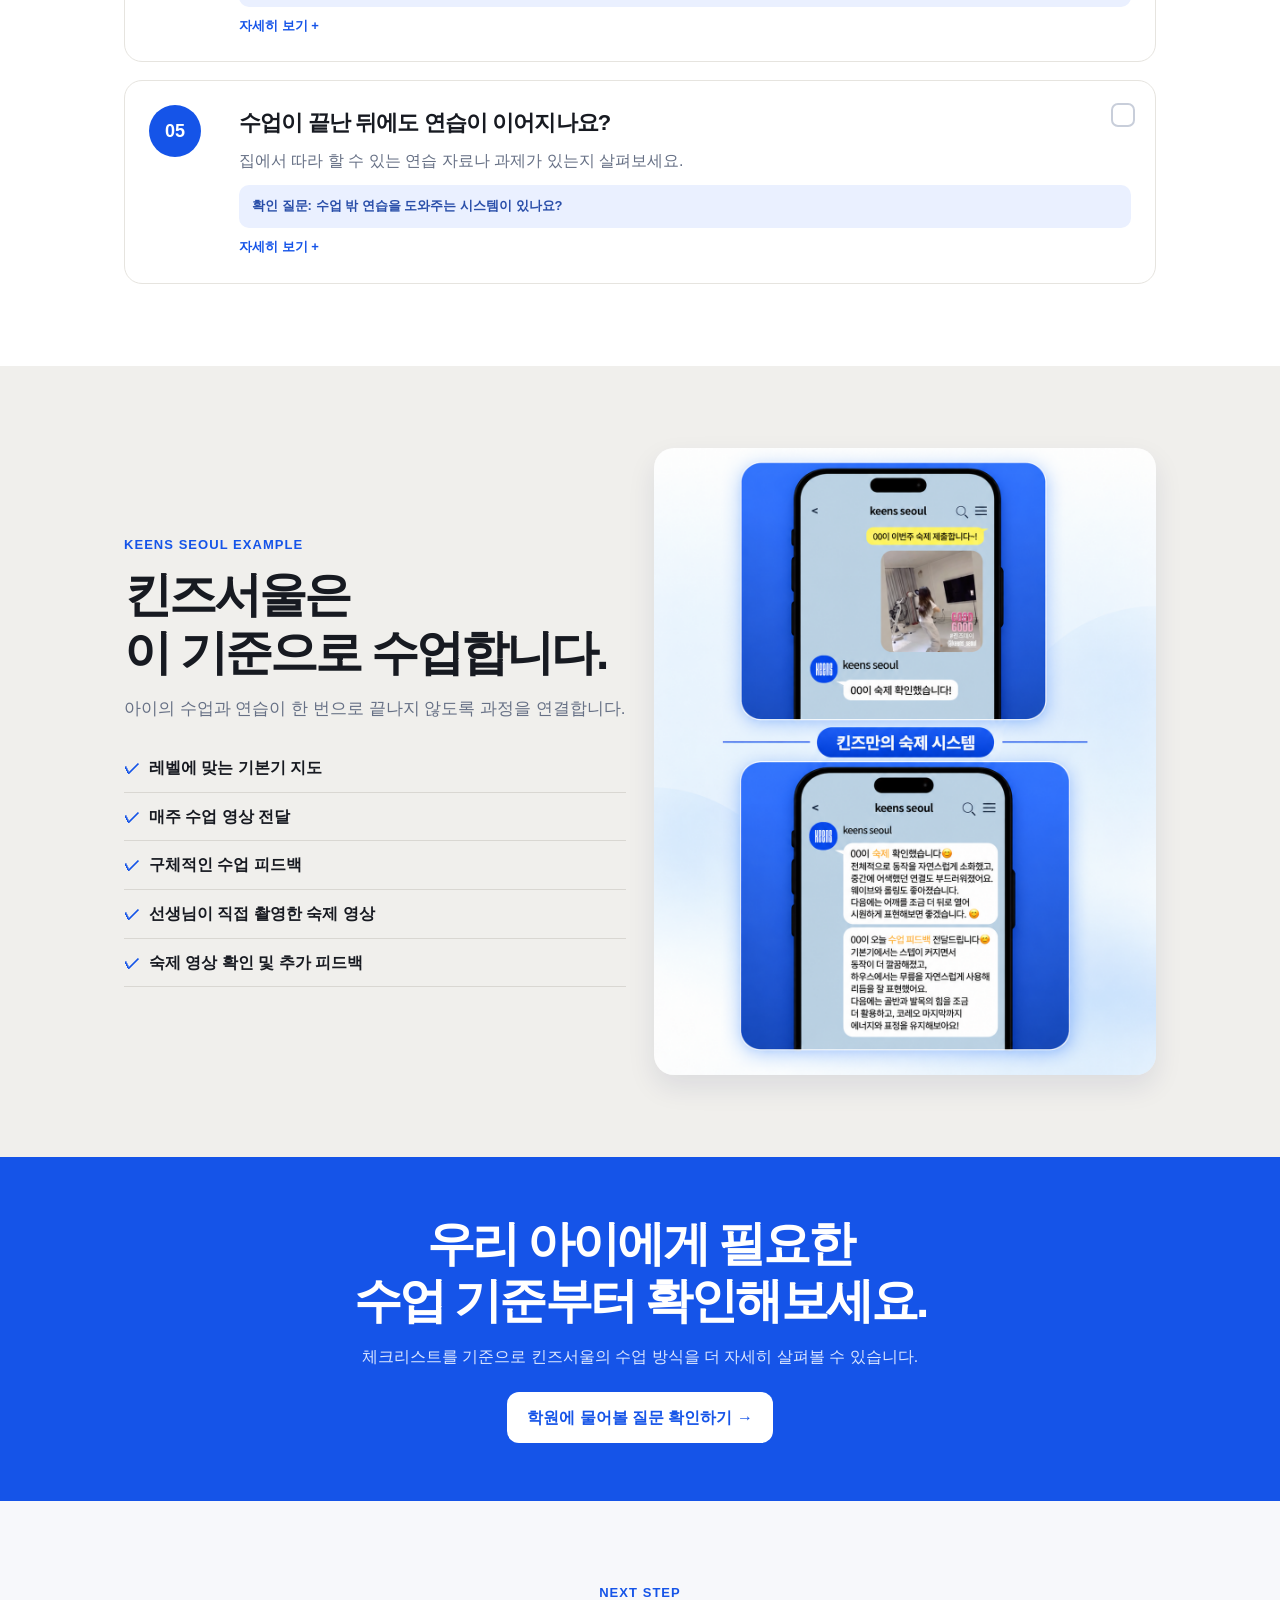
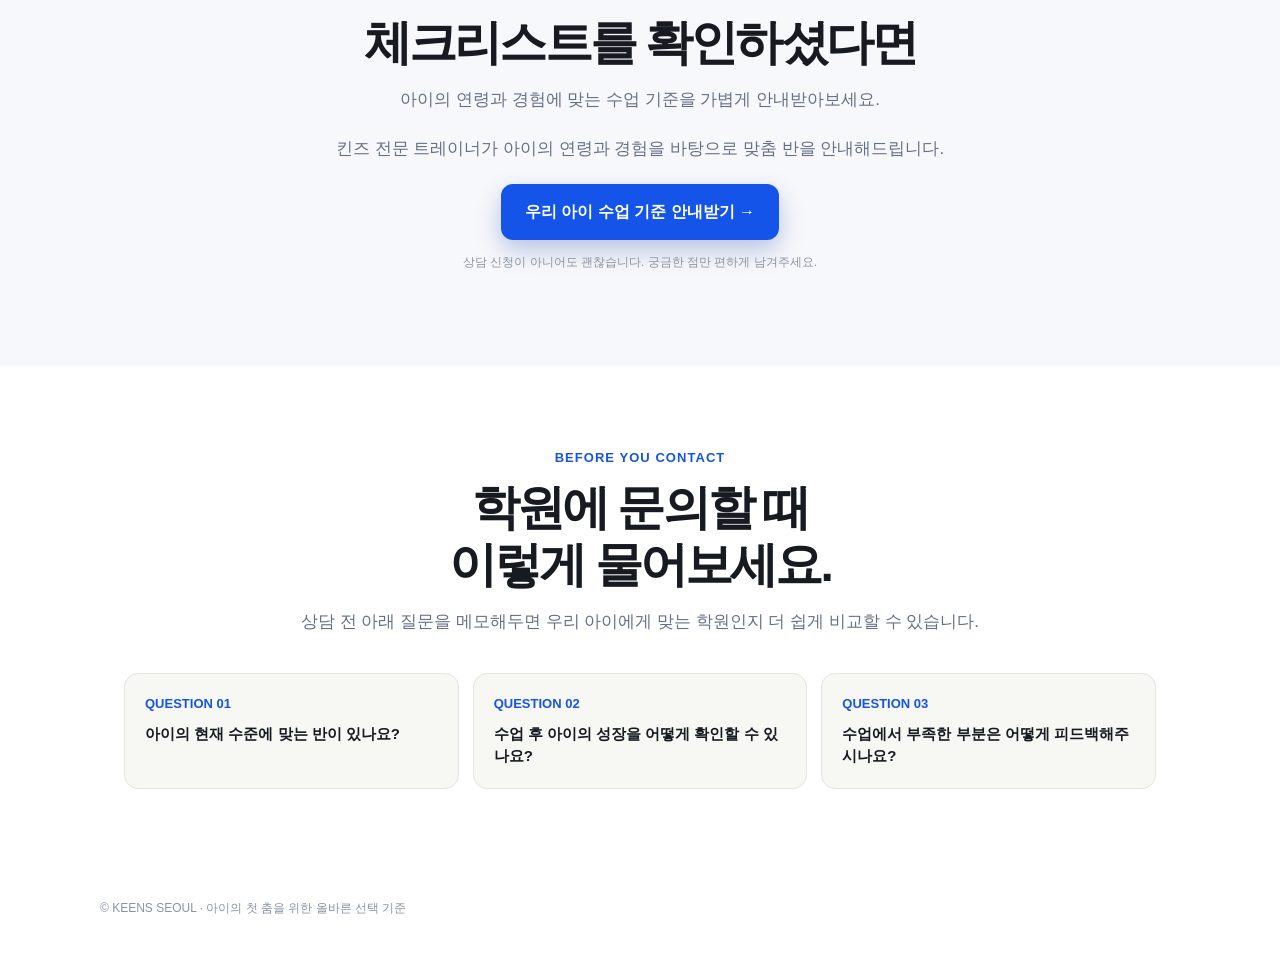
<file: landing_leadmagnet_checklist.html>
<!doctype html>
<html lang="ko">
<head>
  <meta charset="utf-8">
  <meta name="viewport" content="width=device-width, initial-scale=1">
  <title>우리 아이 댄스학원 선택 체크리스트 | 킨즈서울</title>
  <meta name="description" content="우리 아이에게 맞는 댄스학원을 고를 때 꼭 확인해야 할 5가지 기준을 알려드립니다.">
  <style>
    :root{--blue:#1554e8;--deep:#102a63;--ink:#171a21;--muted:#667085;--pale:#eaf0ff;--line:#e6e4df;--bg:#f7f7f4;--warm:#f0efec}
    *{box-sizing:border-box}html{scroll-behavior:smooth}body{margin:0;color:var(--ink);font-family:Arial,"Noto Sans KR",sans-serif;line-height:1.6;background:#fff}a{text-decoration:none;color:inherit}.wrap{width:min(1080px,100%);margin:auto;padding:0 24px}
    .top{height:76px;display:flex;align-items:center;justify-content:space-between}.logo{width:135px;height:auto}.top-link{font-size:13px;font-weight:800;color:var(--blue)}
    .hero{background:linear-gradient(135deg,#102a63 0%,#183d86 58%,#2d5fc4 100%);color:#fff;padding:78px 0 86px}.hero-grid{display:grid;grid-template-columns:1.05fr .95fr;gap:54px;align-items:center}.eyebrow,.kicker{font-size:13px;font-weight:900;letter-spacing:.08em}.eyebrow{color:#cbd9ff}.hero h1{font-size:clamp(38px,5vw,66px);line-height:1.12;letter-spacing:-.065em;margin:15px 0 20px}.hero p{font-size:18px;color:#e1eaff;max-width:570px;margin:0 0 28px}.hero-btn{display:inline-flex;background:#fff;color:var(--blue);padding:14px 21px;border-radius:12px;font-weight:900;box-shadow:0 12px 26px #09277855}.image-slot{min-height:330px;border:1.5px dashed #a8bffb;border-radius:24px;background:#ffffff14;display:flex;align-items:center;justify-content:center;text-align:center;color:#dbe5ff;padding:25px}.image-slot strong{display:block;color:#fff;font-size:16px;margin-bottom:6px}.image-slot span{display:block;font-size:13px;line-height:1.5}.hero-asset{display:block;width:100%;aspect-ratio:4/3;object-fit:cover;border-radius:24px;box-shadow:0 18px 40px #061b4d66}
    section{padding:82px 0}.section-head{text-align:center;max-width:720px;margin:0 auto 38px}.kicker{color:var(--blue)}h2{font-size:clamp(30px,4vw,48px);line-height:1.2;letter-spacing:-.06em;margin:10px 0 14px}.lead{color:var(--muted);font-size:17px;margin:0}.pain{background:var(--bg)}.pain-grid{display:grid;grid-template-columns:repeat(2,1fr);gap:14px}.pain-card{background:#fff;border:1px solid var(--line);border-radius:16px;padding:24px 24px 24px 58px;font-size:18px;font-weight:800;position:relative}.pain-card:before{content:'?';position:absolute;left:18px;top:21px;width:28px;height:28px;border-radius:50%;background:var(--pale);color:var(--blue);display:grid;place-items:center;font-weight:900}
    .checklist{background:#fff}.check-grid{display:grid;gap:18px}.check-card{display:grid;grid-template-columns:70px 1fr;gap:20px;align-items:start;border:1px solid var(--line);border-radius:18px;padding:24px;background:#fff}.check-no{width:52px;height:52px;border-radius:50%;display:grid;place-items:center;background:var(--blue);color:#fff;font-weight:900;font-size:18px}.check-card h3{margin:0 0 7px;font-size:22px;letter-spacing:-.04em}.check-card p{margin:0;color:var(--muted)}.tip{margin-top:12px;padding:11px 13px;background:var(--pale);border-radius:10px;color:#294ea9;font-size:13px;font-weight:700}
    .proof{background:var(--warm)}.proof-grid{display:grid;grid-template-columns:1fr 1fr;gap:28px;align-items:center}.proof-copy h2{text-align:left}.proof-list{list-style:none;padding:0;margin:22px 0 0}.proof-list li{padding:11px 0;border-bottom:1px solid #d9d7d2;font-weight:700}.proof-list li:before{content:'✓';color:var(--blue);margin-right:9px}.proof .image-slot{min-height:300px;background:#eaf0ff;border-color:#9fbaff;color:#5370bb}.proof .image-slot strong{color:var(--blue)}
    .mini-cta{background:var(--blue);color:#fff;text-align:center;padding:58px 0}.mini-cta h2{margin-top:0}.mini-cta p{color:#dce7ff;margin:0 auto 22px}.mini-cta a{display:inline-flex;background:#fff;color:var(--blue);padding:13px 20px;border-radius:12px;font-weight:900}
    .final{background:#f7f8fb;text-align:center}.final .lead{max-width:620px;margin:0 auto 22px}.final-btn{display:inline-flex;background:var(--blue);color:#fff;padding:15px 24px;border-radius:12px;font-weight:900;box-shadow:0 10px 25px #0c329944}.fine{font-size:12px;color:#8b93a1;margin-top:13px}.footer{padding:28px 0 48px;color:#8b93a1;font-size:12px}
    .progress-wrap{position:fixed;top:0;left:0;width:100%;height:4px;background:#e7ebf2;z-index:20}.progress-bar{height:100%;width:0;background:var(--blue);transition:width .15s ease}.pain-card{cursor:pointer;transition:transform .2s,border-color .2s,box-shadow .2s}.pain-card:hover{transform:translateY(-2px);box-shadow:0 8px 20px #17255412}.pain-card.selected{border-color:var(--blue);box-shadow:0 0 0 2px #1554e822}.pain-card .pain-action{display:block;margin-top:7px;color:var(--blue);font-size:12px;font-weight:800}.result-box{margin-top:26px;padding:18px 20px;background:var(--pale);border-radius:14px;color:#24499e;display:none}.result-box.visible{display:block}.result-box strong{display:block;color:var(--ink);font-size:17px;margin-bottom:4px}.result-box span{font-size:14px}.check-card{position:relative;cursor:pointer;transition:border-color .2s,background .2s}.check-card.checked{border-color:var(--blue);background:#fbfcff}.check-card input{position:absolute;opacity:0;pointer-events:none}.check-toggle{position:absolute;right:20px;top:22px;width:24px;height:24px;border:2px solid #c8ceda;border-radius:7px;background:#fff}.check-card.checked .check-toggle{background:var(--blue);border-color:var(--blue)}.check-card.checked .check-toggle:after{content:'✓';display:block;color:#fff;text-align:center;font-size:16px;line-height:20px}.detail-btn{display:inline-flex;margin-top:10px;border:0;background:transparent;color:var(--blue);font-size:13px;font-weight:800;padding:0;cursor:pointer}.detail-copy{display:none;margin-top:9px;padding:11px 12px;background:#f7f9ff;border-radius:9px;color:#52627f;font-size:13px}.check-card.open .detail-copy{display:block}
    @media(max-width:760px){.wrap{padding:0 18px}.top{height:68px}.logo{width:118px}.hero{padding:52px 0 58px}.hero-grid,.proof-grid{grid-template-columns:1fr;gap:28px}.hero h1{font-size:38px}.hero p{font-size:16px}.hero-btn{width:100%;justify-content:center}.image-slot{min-height:230px}.section-head{text-align:left;margin-bottom:26px}.section-head .lead{font-size:15px}.pain-grid{grid-template-columns:1fr;gap:10px}.pain-card{font-size:16px;padding:18px 18px 18px 52px}.pain-card:before{top:16px;left:15px}.check-card{grid-template-columns:45px 1fr;gap:14px;padding:19px}.check-no{width:40px;height:40px;font-size:15px}.check-card h3{font-size:19px;padding-right:28px}.check-card p{font-size:14px}.check-toggle{right:16px;top:19px}.proof-copy h2{text-align:left}.proof .image-slot{min-height:230px}section{padding:62px 0}}
    .why{background:#fff}.why-grid{display:grid;grid-template-columns:1fr 1fr;gap:18px;margin-top:30px}.why-card{padding:22px;border:1px solid var(--line);border-radius:16px;background:var(--bg)}.why-card strong{display:block;font-size:17px;margin-bottom:6px}.why-card p{margin:0;color:var(--muted);font-size:14px}
    .questions{background:#fff}.question-grid{display:grid;grid-template-columns:repeat(3,1fr);gap:14px;margin-top:30px}.question-card{border:1px solid var(--line);border-radius:14px;padding:20px;background:var(--bg)}.question-card strong{display:block;color:var(--blue);font-size:13px;margin-bottom:8px}.question-card p{margin:0;font-weight:800;font-size:15px;line-height:1.5}
    @media(max-width:760px){.why-grid{grid-template-columns:1fr;gap:10px}.why-card{padding:18px}.question-grid{grid-template-columns:1fr;gap:10px}.question-card{padding:17px}}
    .proof-asset{width:100%;display:block;border-radius:20px;box-shadow:0 12px 28px #17255418}
  </style>
</head>
<body>
  <div class="progress-wrap" aria-hidden="true"><div class="progress-bar" id="progressBar"></div></div>
  <header class="top wrap"><img class="logo" src="./keens_seoul.png" alt="KEENS SEOUL 로고"><a class="top-link" href="#checklist">체크리스트 확인하기 ↓</a></header>

  <main>
    <section class="hero">
      <div class="wrap hero-grid">
        <div>
          <div class="eyebrow">PARENTS' DANCE ACADEMY GUIDE</div>
          <h1>우리 아이 댄스학원,<br>무엇을 보고 골라야 할까요?</h1>
          <p>합격자수만 보고 결정하기 전에, 아이가 꾸준히 배우고 성장할 수 있는 환경인지 확인해보세요.</p>
          <a class="hero-btn" href="#checklist">댄스학원 선택 기준 확인하기 ↓</a>
        </div>
        <!-- IMAGE SLOT 01: 학부모가 아이의 수업을 지켜보는 따뜻한 현장 사진. 아이 표정과 선생님의 상호작용이 보이는 가로형 이미지 추천. -->
        <img class="hero-asset" src="./leadmagnet_hero_teacher_child.png" alt="선생님이 아이의 동작을 세심하게 지도하는 모습">
      </div>
    </section>

    <section class="pain">
      <div class="wrap">
        <div class="section-head"><div class="kicker">PARENTS ASK</div><h2>아이를 보내기 전,<br>이런 점이 궁금하셨나요?</h2><p class="lead">학원 이름이나 예쁜 결과 영상만으로는 알기 어려운 것들이 있습니다.</p></div>
        <p class="select-guide" style="text-align:center;color:#667085;font-size:14px;margin:-18px 0 20px">궁금하거나 우리 아이에게 해당되는 고민 카드를 눌러보세요.</p><div class="pain-grid"><div class="pain-card"><span>우리 아이가 수업을 잘 따라갈 수 있을까?</span><span class="pain-action">눌러서 선택하기&nbsp;＋</span></div><div class="pain-card"><span>춤을 처음 배우는데 너무 어렵지는 않을까?</span><span class="pain-action">눌러서 선택하기&nbsp;＋</span></div><div class="pain-card"><span>학원에서 무엇을 배웠는지 알 수 있을까?</span><span class="pain-action">눌러서 선택하기&nbsp;＋</span></div><div class="pain-card"><span>선생님이 아이를 제대로 봐주실까?</span><span class="pain-action">눌러서 선택하기&nbsp;＋</span></div><div class="pain-card"><span>수업 후에도 연습이 이어질 수 있을까?</span><span class="pain-action">눌러서 선택하기&nbsp;＋</span></div><div class="pain-card"><span>아이에게 맞는 반은 어떻게 찾을까?</span><span class="pain-action">눌러서 선택하기&nbsp;＋</span></div></div>
      </div>
    </section>

    <section class="why"><div class="wrap"><div class="section-head"><div class="kicker">BEFORE YOU CHOOSE</div><h2>인스타 영상만으로는<br>알 수 없는 것들이 있습니다.</h2><p class="lead">멋진 안무를 추는 모습보다, 우리 아이가 그 과정에서 어떻게 배우는지가 더 중요합니다.</p></div><div class="why-grid"><div class="why-card"><strong>아이에게 맞지 않는 진도라면?</strong><p>수업을 따라가기 바빠 기본기와 자신감을 놓칠 수 있습니다.</p></div><div class="why-card"><strong>안무만 외우는 수업이라면?</strong><p>다음 곡을 만났을 때 스스로 응용하기 어려울 수 있습니다.</p></div><div class="why-card"><strong>수업 후 과정이 보이지 않는다면?</strong><p>무엇을 잘하고 무엇을 더 연습해야 하는지 알기 어렵습니다.</p></div><div class="why-card"><strong>그래서 확인이 필요합니다.</strong><p>학원을 고르기 전, 아래 5가지 기준을 먼저 체크해보세요.</p></div></div></div></section>

    <section class="checklist" id="checklist">
      <div class="wrap"><div class="section-head"><div class="kicker">5-POINT CHECKLIST</div><h2>댄스학원 선택 전<br>꼭 확인할 5가지</h2><p class="lead">지금 우리 아이에게 중요한 기준을 하나씩 체크해보세요.</p></div>
        <div class="check-grid">
          <article class="check-card"><input type="checkbox"><span class="check-toggle"></span><div class="check-no">01</div><div><h3>아이의 수준에 맞는 반이 있나요?</h3><p>초보 아이가 경험 많은 아이들과 섞여 따라가기만 하지는 않는지 확인하세요.</p><div class="tip">확인 질문: 연령별·경험별 반 편성이 되어 있나요?</div><button class="detail-btn" type="button">자세히 보기 +</button><div class="detail-copy">반 이름보다 중요한 것은 실제 수업에서 아이의 경험과 속도를 고려하는지입니다.</div></div></article>
          <article class="check-card"><input type="checkbox"><span class="check-toggle"></span><div class="check-no">02</div><div><h3>안무만 외우는 수업은 아닌가요?</h3><p>박자·스텝·무게중심·동작의 크기처럼 춤의 기본기를 가르치는지 살펴보세요.</p><div class="tip">확인 질문: 아이의 동작을 개별적으로 교정해주나요?</div><button class="detail-btn" type="button">자세히 보기 +</button><div class="detail-copy">완성된 안무보다 아이가 다음 곡에서도 활용할 수 있는 기본기를 얻는지가 중요합니다.</div></div></article>
          <article class="check-card"><input type="checkbox"><span class="check-toggle"></span><div class="check-no">03</div><div><h3>수업에서 배운 내용을 확인할 수 있나요?</h3><p>수업 영상이나 간단한 안내를 통해 오늘 무엇을 배웠는지 알 수 있으면 좋습니다.</p><div class="tip">확인 질문: 수업 후 학부모에게 어떤 내용을 공유하나요?</div><button class="detail-btn" type="button">자세히 보기 +</button><div class="detail-copy">아이와 수업 이야기를 나눌 수 있도록 구체적인 기록이나 영상이 있는지 확인해보세요.</div></div></article>
          <article class="check-card"><input type="checkbox"><span class="check-toggle"></span><div class="check-no">04</div><div><h3>‘잘했어요’보다 구체적인 피드백이 있나요?</h3><p>잘한 점과 어려웠던 부분, 다음에 보완할 동작을 알려주는지 확인하세요.</p><div class="tip">확인 질문: 아이마다 다른 피드백을 받을 수 있나요?</div><button class="detail-btn" type="button">자세히 보기 +</button><div class="detail-copy">피드백이 구체적일수록 아이는 무엇을 어떻게 연습해야 하는지 알 수 있습니다.</div></div></article>
          <article class="check-card"><input type="checkbox"><span class="check-toggle"></span><div class="check-no">05</div><div><h3>수업이 끝난 뒤에도 연습이 이어지나요?</h3><p>집에서 따라 할 수 있는 연습 자료나 과제가 있는지 살펴보세요.</p><div class="tip">확인 질문: 수업 밖 연습을 도와주는 시스템이 있나요?</div><button class="detail-btn" type="button">자세히 보기 +</button><div class="detail-copy">가정에서 무리 없이 이어갈 수 있는 짧고 명확한 연습 과제가 있는지 확인하세요.</div></div></article>
        </div>
        <div class="result-box" id="resultBox"><strong id="resultTitle">체크한 기준이 없습니다.</strong><span id="resultText">궁금한 항목을 체크하면 우리 아이에게 필요한 선택 기준을 요약해드려요.</span></div>
      </div>
    </section>

    <section class="proof">
      <div class="wrap proof-grid"><div class="proof-copy"><div class="kicker">KEENS SEOUL EXAMPLE</div><h2>킨즈서울은<br>이 기준으로 수업합니다.</h2><p class="lead">아이의 수업과 연습이 한 번으로 끝나지 않도록 과정을 연결합니다.</p><ul class="proof-list"><li>레벨에 맞는 기본기 지도</li><li>매주 수업 영상 전달</li><li>구체적인 수업 피드백</li><li>선생님이 직접 촬영한 숙제 영상</li><li>숙제 영상 확인 및 추가 피드백</li></ul></div>
        <!-- IMAGE SLOT 02: 수업 영상 전달·숙제 피드백을 보여주는 모바일 화면 목업 또는 실제 카카오톡 피드백 캡처. 개인정보는 반드시 마스킹. -->
        <img class="proof-asset" src="./leadmagnet_proof_homework_feedback.png" alt="킨즈만의 숙제 시스템과 선생님 피드백">
      </div>
    </section>

    <section class="mini-cta"><div class="wrap"><h2>우리 아이에게 필요한<br>수업 기준부터 확인해보세요.</h2><p>체크리스트를 기준으로 킨즈서울의 수업 방식을 더 자세히 살펴볼 수 있습니다.</p><a href="#questions">학원에 물어볼 질문 확인하기 →</a></div></section>

    <section class="final" id="final"><div class="wrap"><div class="kicker">NEXT STEP</div><h2>체크리스트를 확인하셨다면</h2><p class="lead">아이의 연령과 경험에 맞는 수업 기준을 가볍게 안내받아보세요.</p><p class="lead">킨즈 전문 트레이너가 아이의 연령과 경험을 바탕으로 맞춤 반을 안내해드립니다.</p><a class="final-btn" href="https://keensseoul.channel.io/workflows/777732" target="_blank" rel="noreferrer">우리 아이 수업 기준 안내받기 →</a><p class="fine">상담 신청이 아니어도 괜찮습니다. 궁금한 점만 편하게 남겨주세요.</p></div></section>

    <section class="questions" id="questions"><div class="wrap"><div class="section-head"><div class="kicker">BEFORE YOU CONTACT</div><h2>학원에 문의할 때<br>이렇게 물어보세요.</h2><p class="lead">상담 전 아래 질문을 메모해두면 우리 아이에게 맞는 학원인지 더 쉽게 비교할 수 있습니다.</p></div><div class="question-grid"><div class="question-card"><strong>QUESTION 01</strong><p>아이의 현재 수준에 맞는 반이 있나요?</p></div><div class="question-card"><strong>QUESTION 02</strong><p>수업 후 아이의 성장을 어떻게 확인할 수 있나요?</p></div><div class="question-card"><strong>QUESTION 03</strong><p>수업에서 부족한 부분은 어떻게 피드백해주시나요?</p></div></div></div></section>
  </main>
  <footer class="footer wrap">© KEENS SEOUL · 아이의 첫 춤을 위한 올바른 선택 기준</footer>
  <script>
    const progressBar=document.getElementById('progressBar');
    const updateProgress=()=>{const max=document.documentElement.scrollHeight-window.innerHeight;progressBar.style.width=(max>0?(window.scrollY/max)*100:0)+'%';};
    window.addEventListener('scroll',updateProgress,{passive:true}); updateProgress();
    const resultBox=document.getElementById('resultBox'),resultTitle=document.getElementById('resultTitle'),resultText=document.getElementById('resultText');
    const updateResult=()=>{const n=document.querySelectorAll('.check-card.checked').length; if(n===0){resultBox.classList.remove('visible');return;} resultBox.classList.add('visible'); resultTitle.textContent=n+'가지 선택 기준을 체크하셨어요.'; resultText.textContent=n>=4?'학원 선택 전 수업 방식과 피드백을 꼼꼼히 비교해보세요.':n>=2?'몇 가지 핵심 기준을 확인하셨네요. 아이에게 필요한 항목을 중심으로 학원을 비교해보세요.':'가장 궁금한 기준부터 학원에 직접 확인해보세요.';};
    document.querySelectorAll('.check-card').forEach(card=>{card.addEventListener('click',e=>{if(e.target.classList.contains('detail-btn')){card.classList.toggle('open');return;} card.classList.toggle('checked'); const input=card.querySelector('input'); input.checked=card.classList.contains('checked'); updateResult();});});
    document.querySelectorAll('.pain-card').forEach(card=>card.addEventListener('click',()=>{card.classList.toggle('selected');const action=card.querySelector('.pain-action');action.textContent=card.classList.contains('selected')?'선택됨 ✓':'눌러서 선택하기 ＋';}));
  </script>
</body>
</html>
</file>
<file: lms/styles.css>
@import url('https://fonts.googleapis.com/css2?family=DM+Sans:wght@500;700&family=Noto+Sans+KR:wght@400;500;600;700;800;900&display=swap');
:root{--ink:#111827;--deep:#11182b;--blue:#1351e8;--light:#eff4ff;--line:#dce2ed;--muted:#536070}
*{box-sizing:border-box}html{scroll-behavior:smooth}body{margin:0;color:var(--ink);background:#fff;font-family:'Noto Sans KR',sans-serif;line-height:1.6;word-break:keep-all}a{color:inherit;text-decoration:none}button,a{touch-action:manipulation}a:focus-visible{outline:3px solid #79a4ff;outline-offset:4px}.container{width:min(100% - 48px,1180px);margin-inline:auto}.skip{position:absolute;z-index:100;top:-100px;left:16px;background:#fff;padding:10px 14px}.skip:focus{top:10px}.site-header{background:#fff;border-bottom:1px solid #e9ecf2}.header-inner{height:78px;display:flex;align-items:center;justify-content:space-between}.brand img{display:block;width:151px;height:auto}.header-link{font-size:.91rem;font-weight:800;border-bottom:2px solid var(--blue);padding:7px 0}.hero{background:var(--deep);color:white;overflow:hidden}.hero-grid{min-height:660px;display:grid;grid-template-columns:1.08fr .92fr;gap:54px;align-items:center;padding-block:65px 54px}.eyebrow,.section-label,.practice-kicker,.art-caption,.art-index,.hero-bottom span:last-child{font-family:'DM Sans','Noto Sans KR',sans-serif;letter-spacing:.12em;font-weight:700}.eyebrow{display:flex;align-items:center;gap:12px;margin:0 0 28px;font-size:.78rem;color:#adbeed}.eyebrow-line{width:24px;height:2px;background:#77a3ff}.hero h1{font-size:clamp(3rem,5.1vw,5.2rem);line-height:1.16;letter-spacing:-.065em;margin:0 0 24px;font-weight:900}.hero h1 em{color:#83a9ff;font-style:normal}.hero-description{font-size:1.12rem;line-height:1.85;color:#e0e7f6;margin:0;max-width:600px}.hero-actions{display:flex;flex-wrap:wrap;align-items:center;gap:24px;margin-top:36px}.button{display:inline-flex;justify-content:center;align-items:center;min-height:58px;padding:14px 24px;font-size:1rem;font-weight:800;transition:transform .2s,background .2s}.button:hover{transform:translateY(-2px)}.button-light{background:white;color:var(--blue)}.text-link{font-size:.95rem;font-weight:700;color:#d5e1fa;border-bottom:1px solid #6e85b6;padding:9px 0}.text-link span{margin-left:8px}.eligibility{display:flex;align-items:center;gap:10px;margin:34px 0 0;font-size:.87rem;color:#b9c9e8}.eligibility-dot{width:7px;height:7px;background:#8ab3ff;border-radius:50%}.hero-art{position:relative;min-height:470px;display:flex;align-items:center;justify-content:center;isolation:isolate;border:1px solid #536487;background:radial-gradient(circle at 52% 51%,#1b377c 0%,#152755 40%,#111d3d 80%);overflow:hidden}.hero-art:before,.hero-art:after{content:"";position:absolute;inset:24px;border:1px solid #5d75a5;opacity:.38}.hero-art:after{inset:48px;opacity:.2}.art-ring{position:absolute;border:1px solid #7ea4f5;border-radius:50%;opacity:.7;transform:rotate(-25deg)}.art-ring-one{width:510px;height:310px}.art-ring-two{width:360px;height:440px;transform:rotate(35deg);opacity:.32}.art-word{z-index:1;display:block;font-family:'DM Sans',sans-serif;font-size:clamp(4.2rem,7vw,8.3rem);font-weight:700;line-height:.85;letter-spacing:-.085em;text-align:center;text-shadow:0 12px 34px #0a173f}.art-word span{color:#4c86ff}.art-caption,.art-index{position:absolute;z-index:2;color:#b3c7f5;font-size:.7rem}.art-caption{left:38px;top:35px}.art-index{right:38px;bottom:34px}.hero-bottom{display:flex;justify-content:space-between;border-top:1px solid #34405c;padding-block:17px;font-size:.8rem;color:#9eaecf}.section{padding-block:120px}.section-label{margin:0 0 24px;color:var(--blue);font-size:.82rem}.intro-grid{display:grid;grid-template-columns:1fr 2fr;gap:50px}.intro h2,.section-heading h2,.continuity h2,.final-cta h2{font-size:clamp(2.4rem,4.3vw,4.5rem);line-height:1.27;letter-spacing:-.06em;font-weight:900;margin:0}.intro-lead{font-size:1.14rem;line-height:1.95;color:var(--muted);max-width:720px;margin:28px 0 0}.thought-grid{display:grid;grid-template-columns:repeat(3,1fr);gap:14px;margin-top:72px}.thought-grid p{min-height:105px;display:flex;align-items:center;margin:0;padding:20px 26px;background:#f4f6fa;border-top:3px solid #bbc8df;font-size:1.1rem;font-weight:700}.practice{background:#eef3ff}.section-heading{margin-bottom:56px}.section-heading h2 span{color:var(--blue)}.practice-list{border-top:2px solid var(--deep)}.practice-item{display:grid;grid-template-columns:100px 1fr 180px;align-items:center;gap:18px;border-bottom:1px solid #c9d5ef;padding:34px 12px}.practice-number{font-family:'DM Sans',sans-serif;font-size:2rem;color:var(--blue);font-weight:700}.practice-kicker{margin:0;color:#3863b9;font-size:.72rem}.practice-content h3{font-size:1.7rem;letter-spacing:-.045em;margin:4px 0 6px}.practice-content p:last-child{font-size:1rem;color:#49566a;margin:0}.practice-mark{justify-self:end;font-size:3.2rem;font-weight:900;letter-spacing:-.08em;color:#cad8f4}.continuity{background:var(--blue);color:white}.continuity-grid{display:grid;grid-template-columns:1.4fr .6fr;gap:70px;align-items:end}.continuity .section-label{color:#b8ccff}.continuity h2 span{color:#b7ceff}.continuity-body p:first-child{font-size:1.1rem;line-height:1.95;color:#e1eaff;margin:0}.continuity-rule{height:1px;background:#7298f3;margin:34px 0 22px}.continuity-note{font-size:.94rem;font-weight:700;margin:0}.final-cta{text-align:center;background:#f8faff;padding-block:118px}.final-cta h2{margin-bottom:22px}.final-cta p:not(.section-label){font-size:1.1rem;color:var(--muted);margin:0 0 34px}.button-dark{background:var(--deep);color:#fff}.site-footer{border-top:1px solid #e5e9f0;padding:28px 0}.footer-inner{display:flex;align-items:center;justify-content:space-between}.footer-inner img{width:120px;height:auto}.footer-inner p{color:#738092;font-size:.8rem}
@media(max-width:850px){.hero-grid{grid-template-columns:1fr;gap:36px;padding-block:68px 48px}.hero-art{min-height:370px}.intro-grid{grid-template-columns:1fr;gap:0}.intro-grid .section-label{margin-bottom:19px}.continuity-grid{grid-template-columns:1fr;gap:42px}.practice-item{grid-template-columns:65px 1fr 110px}.practice-mark{font-size:2.4rem}}
@media(max-width:600px){.container{width:min(100% - 36px,1180px)}.header-inner{height:64px}.brand img{width:125px}.header-link{font-size:.82rem}.hero-grid{min-height:unset;padding-block:54px 34px}.eyebrow{font-size:.68rem;margin-bottom:23px}.hero h1{font-size:clamp(2.45rem,10vw,3.5rem);margin-bottom:19px}.hero-description{font-size:1rem;line-height:1.8}.hero-description br{display:none}.hero-actions{margin-top:28px;gap:13px;align-items:stretch;flex-direction:column}.button{width:100%;min-height:54px}.text-link{align-self:flex-start}.eligibility{margin-top:25px}.hero-art{min-height:280px}.art-word{font-size:4.35rem}.art-ring-one{width:340px;height:190px}.art-ring-two{width:240px;height:300px}.art-caption{left:23px;top:21px;font-size:.58rem}.art-index{right:22px;bottom:18px;font-size:.58rem}.hero-bottom{font-size:.7rem}.hero-bottom span:last-child{display:none}.section{padding-block:80px}.section-label{font-size:.72rem;margin-bottom:18px}.intro h2,.section-heading h2,.continuity h2,.final-cta h2{font-size:clamp(2.05rem,8vw,3rem)}.intro-lead{font-size:1rem;margin-top:20px;line-height:1.9}.thought-grid{grid-template-columns:1fr;margin-top:38px;gap:9px}.thought-grid p{min-height:76px;font-size:1rem;padding:16px 18px}.section-heading{margin-bottom:38px}.practice-item{grid-template-columns:46px 1fr;gap:12px;padding:27px 0}.practice-number{align-self:start;font-size:1.5rem}.practice-content h3{font-size:1.35rem}.practice-content p:last-child{font-size:.93rem}.practice-mark{display:none}.continuity-body p:first-child{font-size:1rem}.final-cta{padding-block:85px}.final-cta p:not(.section-label){font-size:1rem}.footer-inner img{width:105px}}
@media(prefers-reduced-motion:reduce){html{scroll-behavior:auto}.button{transition:none}}

/* Supplied classroom and LMS media */
.hero-media{margin:0;background:#1a2743;box-shadow:0 24px 65px #070d2080}
.hero-media:before{display:none}
.hero-media:after{inset:0;border:0;opacity:1;background:linear-gradient(180deg,transparent 42%,#07132ad9 100%);z-index:1}
.hero-media img{position:absolute;inset:0;width:100%;height:100%;object-fit:cover;object-position:center center;display:block}
.hero-media figcaption{position:absolute;left:30px;bottom:27px;z-index:2;display:flex;flex-direction:column;gap:5px;color:white}
.hero-media figcaption span{font-family:'DM Sans',sans-serif;font-size:.72rem;letter-spacing:.13em;font-weight:700;color:#afc5ff}
.hero-media figcaption strong{font-size:1.6rem;line-height:1.25;letter-spacing:-.05em}
.class-scene{height:470px;position:relative;overflow:hidden;margin-top:72px;margin-bottom:0;background:#1a1e2b}
.class-scene:after{content:"";position:absolute;inset:0;background:linear-gradient(90deg,#0b1325bb 0%,transparent 67%);pointer-events:none}
.class-scene img{width:100%;height:100%;object-fit:cover;object-position:center 56%;display:block}
.class-scene figcaption{position:absolute;left:42px;bottom:36px;z-index:1;display:flex;flex-direction:column;gap:12px;color:white}
.class-scene figcaption span{font-family:'DM Sans',sans-serif;letter-spacing:.15em;font-size:.72rem;font-weight:700;color:#bbd0ff}
.class-scene figcaption strong{font-size:clamp(1.7rem,3.2vw,3.1rem);line-height:1.32;letter-spacing:-.06em}
.lms-proof{background:#fff}
.proof-heading{max-width:880px;margin-bottom:46px}
.proof-heading h2{font-size:clamp(2.4rem,4.3vw,4.5rem);line-height:1.27;letter-spacing:-.06em;font-weight:900;margin:0}
.proof-heading h2 span{color:var(--blue)}
.proof-heading p:last-child{font-size:1.08rem;color:var(--muted);line-height:1.85;margin:21px 0 0}
.proof-screen{margin:0;background:#f2f5fb;border:1px solid #d9e0ec;padding:18px 18px 12px;box-shadow:0 30px 70px #14254b1c}
.proof-screen-viewport{width:100%;aspect-ratio:1136/888;overflow:hidden;background:#fff}
.proof-screen-viewport img{width:100%;height:auto;display:block;transform:translateY(-6.7227%)}
.proof-screen figcaption{padding:13px 3px 0;font-size:.84rem;color:#58677d;font-weight:700}
.continuity-grid{grid-template-columns:1.1fr .9fr;align-items:center;gap:80px}
.continuity-copy .continuity-body{max-width:560px;margin-top:32px}
.continuity-media{width:min(100%,400px);justify-self:end;margin:0}
.continuity-media video{display:block;width:100%;aspect-ratio:3/4;object-fit:cover;background:#10172d;border:1px solid #95b4ff;box-shadow:0 25px 65px #092d8d5c}
.continuity-media figcaption{font-size:.78rem;color:#c9d9ff;margin-top:10px}
@media(max-width:850px){.continuity-grid{grid-template-columns:1fr;gap:45px}.continuity-media{justify-self:start;width:min(100%,480px)}.class-scene{height:380px}}
@media(max-width:600px){.hero-media{min-height:330px}.hero-media figcaption{left:20px;bottom:19px}.hero-media figcaption strong{font-size:1.35rem}.class-scene{height:310px;margin-top:42px}.class-scene img{object-position:42% center}.class-scene figcaption{left:20px;bottom:20px}.class-scene figcaption strong{font-size:1.55rem}.proof-heading{margin-bottom:27px}.proof-heading h2{font-size:clamp(2.05rem,8vw,3rem)}.proof-heading p:last-child{font-size:1rem}.proof-screen{padding:8px 8px 9px}.proof-screen figcaption{font-size:.75rem;padding:9px 2px 0}.continuity-copy .continuity-body{margin-top:27px}.continuity-media{width:min(100%,380px)}}

.copy-line{display:block}

/* Video lessons and live class are distinct ways to practice */
.practice-lead{font-size:1.1rem;line-height:1.85;color:#49566a;max-width:720px;margin:24px 0 0}
.live-class{background:var(--deep);color:#fff;overflow:hidden}
.live-grid{display:grid;grid-template-columns:1fr 1.08fr;gap:70px;align-items:center}
.live-class .section-label{color:#a8bfff}
.live-copy h2{font-size:clamp(2.4rem,4.3vw,4.5rem);line-height:1.27;letter-spacing:-.06em;font-weight:900;margin:0}
.live-copy h2 span{color:#9dbbff}
.live-lead{font-size:1.12rem;line-height:1.9;color:#d8e3fa;max-width:580px;margin:30px 0 0}
.live-access{display:flex;align-items:center;gap:10px;width:max-content;max-width:100%;border:1px solid #6076aa;background:#1b2a4a;padding:10px 15px;margin:32px 0 0;font-size:.91rem;font-weight:700;color:#e3ecff}
.live-access span{width:8px;height:8px;flex:none;border-radius:50%;background:#91b2ff}
.live-button{display:flex;width:max-content;margin-top:24px}
.live-visual{margin:0}
.meeting-window{overflow:hidden;border:1px solid #647493;border-radius:13px;background:#11141b;box-shadow:0 24px 65px #070d2080}
.meeting-topbar{height:39px;display:flex;align-items:center;justify-content:space-between;gap:12px;padding:0 13px;background:#22252c;color:#d9e1ee;font-size:.68rem;font-weight:700;letter-spacing:.02em}
.meeting-live{display:flex;align-items:center;gap:6px;color:#fff;background:#ba3039;padding:4px 7px;border-radius:4px;font-family:'DM Sans',sans-serif;font-size:.58rem;letter-spacing:.08em}
.meeting-live span{width:5px;height:5px;background:#fff;border-radius:50%}
.meeting-title{overflow:hidden;text-overflow:ellipsis;white-space:nowrap}
.meeting-menu{font-size:1.12rem;line-height:1;color:#aeb8ca;letter-spacing:2px}
.meeting-stage{position:relative;background:#303139}
.meeting-stage>img{display:block;width:100%;height:auto;aspect-ratio:1134/641;object-fit:contain}
.meeting-speaker{position:absolute;left:10px;bottom:10px;background:#151820ce;border-radius:4px;padding:5px 8px;color:#fff;font-size:.7rem;font-weight:700}
.meeting-self-view{position:absolute;right:12px;bottom:12px;width:25%;max-width:135px;aspect-ratio:16/10;border:1px solid #777f90;border-radius:5px;background:linear-gradient(145deg,#2b3550,#192034);box-shadow:0 3px 15px #0b102a8a;display:flex;align-items:center;justify-content:center}
.meeting-self-avatar{display:grid;place-items:center;width:35px;height:35px;border-radius:50%;background:#6b7da8;color:#fff;font-size:.92rem;font-weight:800}
.meeting-self-label{position:absolute;left:5px;bottom:4px;background:#0a0d14a8;padding:2px 4px;font-size:.56rem;color:#e1e8f6}
.meeting-toolbar{height:63px;display:flex;align-items:center;justify-content:center;gap:26px;padding:7px 12px;background:#22252c}
.meeting-tool{display:flex;align-items:center;flex-direction:column;gap:3px;color:#e4e9f1}
.meeting-tool svg{width:18px;height:18px;stroke:currentColor;stroke-width:1.8;stroke-linecap:round;stroke-linejoin:round}
.meeting-tool small{font-size:.59rem;white-space:nowrap}
.meeting-leave{align-self:center;color:#fff;background:#b53038;border-radius:5px;padding:7px 12px;font-size:.65rem;font-weight:700;white-space:nowrap}
.live-visual figcaption{color:#bfcdf0;font-size:.82rem;font-weight:700;margin-top:12px}
@media(max-width:850px){.live-grid{grid-template-columns:1fr;gap:38px}.live-visual{max-width:650px}}
@media(max-width:600px){.practice-lead{font-size:1rem;margin-top:20px}.live-copy h2{font-size:clamp(2.05rem,8vw,3rem)}.live-lead{font-size:1rem;margin-top:22px}.live-access{font-size:.83rem;margin-top:25px}.live-button{width:100%;margin-top:22px}.meeting-topbar{height:34px;padding:0 9px}.meeting-toolbar{height:54px;gap:16px;padding:5px 8px}.meeting-tool svg{width:16px;height:16px}.meeting-tool small{font-size:.5rem}.meeting-leave{padding:6px 8px;font-size:.55rem}.meeting-self-view{right:7px;bottom:7px}.meeting-self-avatar{width:27px;height:27px;font-size:.75rem}.meeting-speaker{left:6px;bottom:6px;font-size:.55rem}.live-visual figcaption{font-size:.75rem}}
</file>
<file: newbie/styles.css>
@charset "UTF-8";

:root {
  color-scheme: light;
  --ink: #1d2230;
  --blue: #123fdb;
  --blue-dark: #1030a7;
  --cream: #f7f4ec;
  --yellow: #e9fd80;
  --line: #dedbd3;
  --muted: #5c6270;
  font-family: "Pretendard Variable", Pretendard, "Apple SD Gothic Neo", "Noto Sans KR", sans-serif;
  font-synthesis: none;
  -webkit-font-smoothing: antialiased;
}

* { box-sizing: border-box; }
html { scroll-behavior: smooth; }
body { margin: 0; color: var(--ink); background: var(--cream); }
img { display: block; max-width: 100%; }
a { color: inherit; }
.shell { width: min(100% - 64px, 1240px); margin-inline: auto; }
.skip-link { position: absolute; top: -60px; left: 16px; z-index: 100; padding: 12px 18px; background: #fff; }
.skip-link:focus { top: 12px; }

.site-header { position: relative; z-index: 20; background: var(--cream); border-bottom: 1px solid rgba(29,34,48,.11); }
.header-inner { display: flex; align-items: center; justify-content: space-between; height: 88px; gap: 20px; }
.brand img { width: 141px; height: auto; }
.header-cta { display: inline-flex; align-items: center; gap: 20px; padding: 11px 16px 11px 20px; border: 1px solid var(--ink); border-radius: 100px; font-size: 14px; font-weight: 800; text-decoration: none; transition: background .2s, color .2s, transform .2s; }
.header-cta:hover { background: var(--ink); color: white; transform: translateY(-2px); }
.header-cta span { font-size: 19px; line-height: 1; }

.hero { overflow: hidden; background: #f4f2e9; }
.hero-grid { display: grid; grid-template-columns: .96fr 1.04fr; align-items: center; min-height: 672px; gap: 32px; }
.hero-copy { position: relative; z-index: 2; padding-block: 66px 80px; }
.eyebrow, .section-label { margin: 0; color: var(--blue); font-size: 12px; font-weight: 900; letter-spacing: .15em; }
.eyebrow { display: flex; align-items: center; gap: 9px; }
.eyebrow-mark { display: block; width: 9px; height: 9px; background: var(--blue); border-radius: 50%; }
h1, h2, h3, p { word-break: keep-all; }
.hero h1 { margin: 28px 0 27px; font-size: clamp(44px, 5vw, 72px); line-height: 1.16; letter-spacing: -.065em; font-weight: 900; }
.hero h1 em, .class-copy h2 em { color: var(--blue); font-style: normal; }
.hero-description { max-width: 480px; margin: 0 0 30px; color: #434957; font-size: 18px; line-height: 1.78; letter-spacing: -.025em; }
.button { display: inline-flex; align-items: center; justify-content: space-between; gap: 32px; min-height: 58px; padding: 0 25px; border-radius: 100px; font-size: 16px; font-weight: 800; text-decoration: none; transition: transform .2s, box-shadow .2s, background .2s; }
.button:hover { transform: translateY(-3px); box-shadow: 0 8px 24px rgba(18,63,219,.18); }
.button span { font-size: 21px; line-height: 1; }
.button-primary { color: #fff; background: var(--blue); }
.button-primary:hover { background: var(--blue-dark); }
.hero-note { margin: 16px 0 0 4px; color: #707583; font-size: 13px; }
.hero-art { position: relative; padding-block: 46px; }
.hero-image-wrap { overflow: hidden; aspect-ratio: 1 / .96; background: #e1e5f7; border-radius: 48% 48% 16px 16px; box-shadow: 0 22px 50px rgba(19,31,76,.10); }
.hero-image-wrap img { width: 100%; height: 100%; object-fit: cover; object-position: 57% 50%; }
.art-sticker { position: absolute; z-index: 2; display: grid; place-items: center; width: 116px; height: 116px; border-radius: 50%; text-align: center; font-weight: 900; line-height: 1.08; box-shadow: 0 8px 24px rgba(12,25,80,.12); }
.art-sticker-top { top: 56px; right: -17px; color: #fff; background: var(--blue); font-size: 19px; transform: rotate(12deg); }
.art-sticker-bottom { bottom: 24px; left: -36px; color: var(--ink); background: var(--yellow); font-size: 16px; transform: rotate(-11deg); }
.hero-bottom-line { display: flex; justify-content: center; gap: clamp(55px, 12vw, 185px); height: 48px; align-items: center; border-top: 1px solid rgba(29,34,48,.12); color: var(--blue); font-size: 12px; font-weight: 900; letter-spacing: .32em; }

.section-space { padding-block: 110px 120px; }
.section-heading { max-width: 720px; }
.section-heading h2 { margin: 18px 0 12px; font-size: clamp(32px, 4vw, 50px); line-height: 1.25; letter-spacing: -.055em; }
.section-heading > p:last-child { margin: 0; color: var(--muted); font-size: 18px; line-height: 1.6; }
.moment-grid { display: grid; grid-template-columns: repeat(3, 1fr); gap: 18px; margin-top: 45px; }
.moment-card { min-height: 360px; padding: 32px; border: 1px solid var(--line); border-radius: 24px; background: #fffdfa; transition: transform .25s, box-shadow .25s; }
.moment-card:hover { transform: translateY(-6px); box-shadow: 0 15px 34px rgba(29,34,48,.08); }
.moment-icon { display: grid; place-items: center; width: 78px; height: 78px; margin-bottom: 43px; color: var(--blue); background: #e9eefe; border-radius: 20px; }
.moment-icon svg { width: 47px; height: 47px; }
.moment-num { color: var(--blue); font-size: 13px; font-weight: 900; }
.moment-card h3 { margin: 12px 0; font-size: 27px; line-height: 1.33; letter-spacing: -.05em; }
.moment-card p { max-width: 290px; margin: 0; color: var(--muted); font-size: 15px; line-height: 1.7; }

.bridge { position: relative; overflow: hidden; background: #e9ebfb; text-align: center; }
.bridge-inner { position: relative; padding-block: 94px 100px; }
.bridge .section-label { margin-bottom: 24px; }
.bridge h2 { margin: 0; font-size: clamp(34px, 4.2vw, 58px); line-height: 1.35; letter-spacing: -.065em; font-weight: 700; }
.bridge h2 strong { color: var(--blue); font-weight: 900; }
.bridge p:last-of-type { margin: 23px 0 0; color: #565c6f; font-size: 17px; line-height: 1.75; }
.bridge-spark { position: absolute; color: var(--blue); }
.bridge-spark-one { top: 70px; left: 3%; font-size: 70px; transform: rotate(-16deg); }
.bridge-spark-two { right: 4%; bottom: 63px; font-size: 53px; }

.expression { background: #fffefa; }
.expression-grid { display: grid; grid-template-columns: .72fr 1.28fr; gap: 64px; align-items: start; border-top: 2px solid var(--blue); border-bottom: 1px solid var(--line); padding-block: 42px 48px; }
.expression-question > p:last-child { margin: 23px 0 0; font-size: clamp(21px, 2.3vw, 29px); font-weight: 800; line-height: 1.5; letter-spacing: -.04em; }
.expression-answer h2 { margin: 0; font-size: clamp(29px, 3.4vw, 44px); line-height: 1.4; letter-spacing: -.055em; }
.expression-answer h2 em { color: var(--blue); font-style: normal; }
.expression-answer p { max-width: 650px; margin: 23px 0 0; color: #505766; font-size: 17px; line-height: 1.8; }

.reasons { background: #f7f4ec; }
.reasons-intro { display: grid; grid-template-columns: 1fr .78fr; align-items: end; gap: 70px; margin-bottom: 48px; }
.reasons-intro h2 { margin: 16px 0 0; font-size: clamp(36px, 4.3vw, 58px); line-height: 1.27; letter-spacing: -.062em; }
.reasons-intro h2 em { color: var(--blue); font-style: normal; }
.reasons-intro > p { max-width: 460px; margin: 0 0 6px; color: #505766; font-size: 18px; line-height: 1.8; }
.reason-list { border-top: 2px solid var(--ink); }
.reason-row { display: grid; grid-template-columns: 72px minmax(0, 1fr) 130px; align-items: center; gap: 18px; padding: 30px 7px; border-bottom: 1px solid #cbc9c1; }
.reason-number { align-self: start; padding-top: 5px; color: var(--blue); font-size: 19px; font-weight: 900; }
.reason-row h3 { margin: 0 0 9px; font-size: 26px; letter-spacing: -.05em; }
.reason-row p { max-width: 680px; margin: 0; color: #5b6270; font-size: 16px; line-height: 1.7; }
.reason-keyword { justify-self: end; color: #9ca1b4; font-size: 12px; font-weight: 900; letter-spacing: .12em; }

.class-section { background: #fffefa; }
.class-grid { display: grid; grid-template-columns: 1fr .85fr; gap: clamp(50px, 7vw, 105px); align-items: center; }
.class-image-wrap { position: relative; overflow: hidden; aspect-ratio: 1 / 1.03; border-radius: 22px; background: #d5dae4; }
.class-image-wrap img { width: 100%; height: 100%; object-fit: cover; object-position: 49% 50%; transform: scale(1.18); transform-origin: 46% 60%; }
.photo-label { position: absolute; left: 20px; bottom: 20px; padding: 10px 13px; color: white; background: var(--blue); border-radius: 100px; font-size: 10px; font-weight: 900; letter-spacing: .09em; }
.class-copy h2 { margin: 20px 0 22px; font-size: clamp(33px, 3.7vw, 50px); line-height: 1.32; letter-spacing: -.06em; }
.class-copy > p:not(.section-label) { max-width: 500px; margin: 0; color: #4c5260; font-size: 18px; line-height: 1.85; }
.class-quote { margin: 27px 0 27px; padding: 19px 0 19px 22px; border-left: 3px solid var(--blue); color: #2f3544; font-size: 16px; font-weight: 700; line-height: 1.65; }
.text-link { display: inline-flex; gap: 12px; align-items: center; padding-bottom: 8px; border-bottom: 2px solid var(--blue); color: var(--blue); font-size: 16px; font-weight: 900; text-decoration: none; transition: gap .2s; }
.text-link:hover { gap: 20px; }
.text-link span { font-size: 20px; }

.final-cta { overflow: hidden; color: #fff; background: var(--blue); }
.final-inner { position: relative; padding-block: 103px 112px; text-align: center; }
.final-cta .section-label { color: var(--yellow); }
.final-cta h2 { margin: 20px 0 16px; font-size: clamp(36px, 4.5vw, 62px); line-height: 1.28; letter-spacing: -.055em; }
.final-cta p:not(.section-label) { margin: 0 0 30px; color: #e6ebff; font-size: 18px; line-height: 1.65; }
.button-light { color: var(--blue); background: #fff; }
.button-light:hover { background: var(--yellow); }
.final-star { position: absolute; top: 30px; right: 11%; color: var(--yellow); font-size: 96px; opacity: .85; transform: rotate(14deg); }

.site-footer { background: var(--cream); }
.footer-inner { display: flex; align-items: center; gap: 25px; min-height: 106px; color: var(--muted); font-size: 13px; }
.footer-inner img { width: 120px; height: auto; }
.footer-inner a { margin-left: auto; color: var(--ink); font-weight: 800; text-decoration: none; }

@media (max-width: 900px) {
  .shell { width: min(100% - 40px, 720px); }
  .hero-grid { grid-template-columns: 1fr; gap: 0; }
  .hero-copy { padding-block: 66px 15px; }
  .hero h1 { font-size: clamp(43px, 7.8vw, 66px); }
  .hero-art { width: min(100%, 620px); margin-inline: auto; padding: 20px 0 40px; }
  .hero-image-wrap { aspect-ratio: 1.2 / 1; }
  .art-sticker-top { top: 32px; right: -13px; }
  .art-sticker-bottom { bottom: 17px; left: -12px; }
  .moment-grid { gap: 12px; }
  .moment-card { padding: 23px; }
  .moment-card h3 { font-size: 24px; }
  .expression-grid { gap: 30px; }
  .reasons-intro { gap: 34px; }
  .reasons-intro > p { font-size: 16px; }
  .class-grid { gap: 42px; }
}

@media (max-width: 650px) {
  .shell { width: min(100% - 36px, 520px); }
  .header-inner { height: 68px; }
  .brand img { width: 116px; }
  .header-cta { gap: 6px; padding: 9px 12px 9px 15px; font-size: 12px; }
  .header-cta span { font-size: 16px; }
  .hero-copy { padding-block: 47px 14px; }
  .eyebrow { font-size: 10px; }
  .hero h1 { margin: 20px 0 19px; font-size: clamp(38px, 10.4vw, 55px); line-height: 1.19; }
  .hero-description { margin-bottom: 23px; font-size: 15px; line-height: 1.75; }
  .button { min-height: 56px; padding-inline: 22px; font-size: 15px; }
  .hero-art { padding-top: 19px; padding-bottom: 34px; }
  .hero-image-wrap { aspect-ratio: 1 / .84; border-radius: 43% 43% 13px 13px; }
  .art-sticker { width: 78px; height: 78px; }
  .art-sticker-top { top: 22px; right: -6px; font-size: 13px; }
  .art-sticker-bottom { left: -5px; bottom: 21px; font-size: 11px; }
  .hero-bottom-line { gap: 28px; height: 38px; font-size: 9px; }
  .section-space { padding-block: 75px 82px; }
  .section-heading h2 { margin-top: 14px; font-size: 32px; }
  .section-heading > p:last-child { font-size: 15px; }
  .moment-grid { grid-template-columns: 1fr; gap: 12px; margin-top: 27px; }
  .moment-card { display: grid; grid-template-columns: 72px 1fr; column-gap: 16px; min-height: 0; padding: 20px; }
  .moment-icon { grid-row: 1 / 4; width: 62px; height: 62px; margin: 0; border-radius: 17px; }
  .moment-icon svg { width: 37px; height: 37px; }
  .moment-num { align-self: end; font-size: 11px; }
  .moment-card h3 { margin: 5px 0 4px; font-size: 21px; }
  .moment-card h3 br { display: none; }
  .moment-card p { font-size: 13px; line-height: 1.6; }
  .bridge-inner { padding-block: 76px 81px; }
  .bridge h2 { font-size: 31px; line-height: 1.42; }
  .bridge p:last-of-type { font-size: 14px; }
  .bridge-spark-one { top: 15px; left: 1%; font-size: 38px; }
  .bridge-spark-two { right: 1%; bottom: 16px; font-size: 31px; }
  .expression-grid { grid-template-columns: 1fr; gap: 26px; padding-block: 29px 35px; }
  .expression-question > p:last-child { margin-top: 13px; font-size: 21px; }
  .expression-answer h2 { font-size: 29px; }
  .expression-answer p { margin-top: 17px; font-size: 15px; line-height: 1.75; }
  .reasons-intro { grid-template-columns: 1fr; gap: 19px; margin-bottom: 30px; }
  .reasons-intro h2 { font-size: 36px; }
  .reasons-intro > p { margin: 0; font-size: 15px; line-height: 1.75; }
  .reason-row { grid-template-columns: 40px 1fr; gap: 9px 10px; padding: 24px 2px; }
  .reason-number { padding-top: 3px; font-size: 15px; }
  .reason-row h3 { margin-bottom: 7px; font-size: 20px; }
  .reason-row p { font-size: 14px; line-height: 1.65; }
  .reason-keyword { display: none; }
  .class-grid { grid-template-columns: 1fr; gap: 35px; }
  .class-image-wrap { aspect-ratio: 1 / .94; }
  .class-copy h2 { margin: 16px 0; font-size: 33px; }
  .class-copy > p:not(.section-label) { font-size: 15px; line-height: 1.75; }
  .class-quote { margin: 22px 0; font-size: 14px; }
  .text-link { font-size: 15px; }
  .final-inner { padding-block: 84px 89px; }
  .final-cta h2 { font-size: 34px; }
  .final-cta p:not(.section-label) { font-size: 15px; }
  .final-star { top: 14px; right: 0; font-size: 56px; }
  .footer-inner { flex-wrap: wrap; gap: 8px 18px; padding-block: 23px; }
  .footer-inner img { width: 100px; }
  .footer-inner span { flex: 1; font-size: 11px; }
  .footer-inner a { width: 100%; margin: 0; font-size: 12px; }
}

@media (prefers-reduced-motion: reduce) {
  html { scroll-behavior: auto; }
  *, *::before, *::after { transition-duration: 0.01ms !important; animation-duration: 0.01ms !important; }
}
</file>
